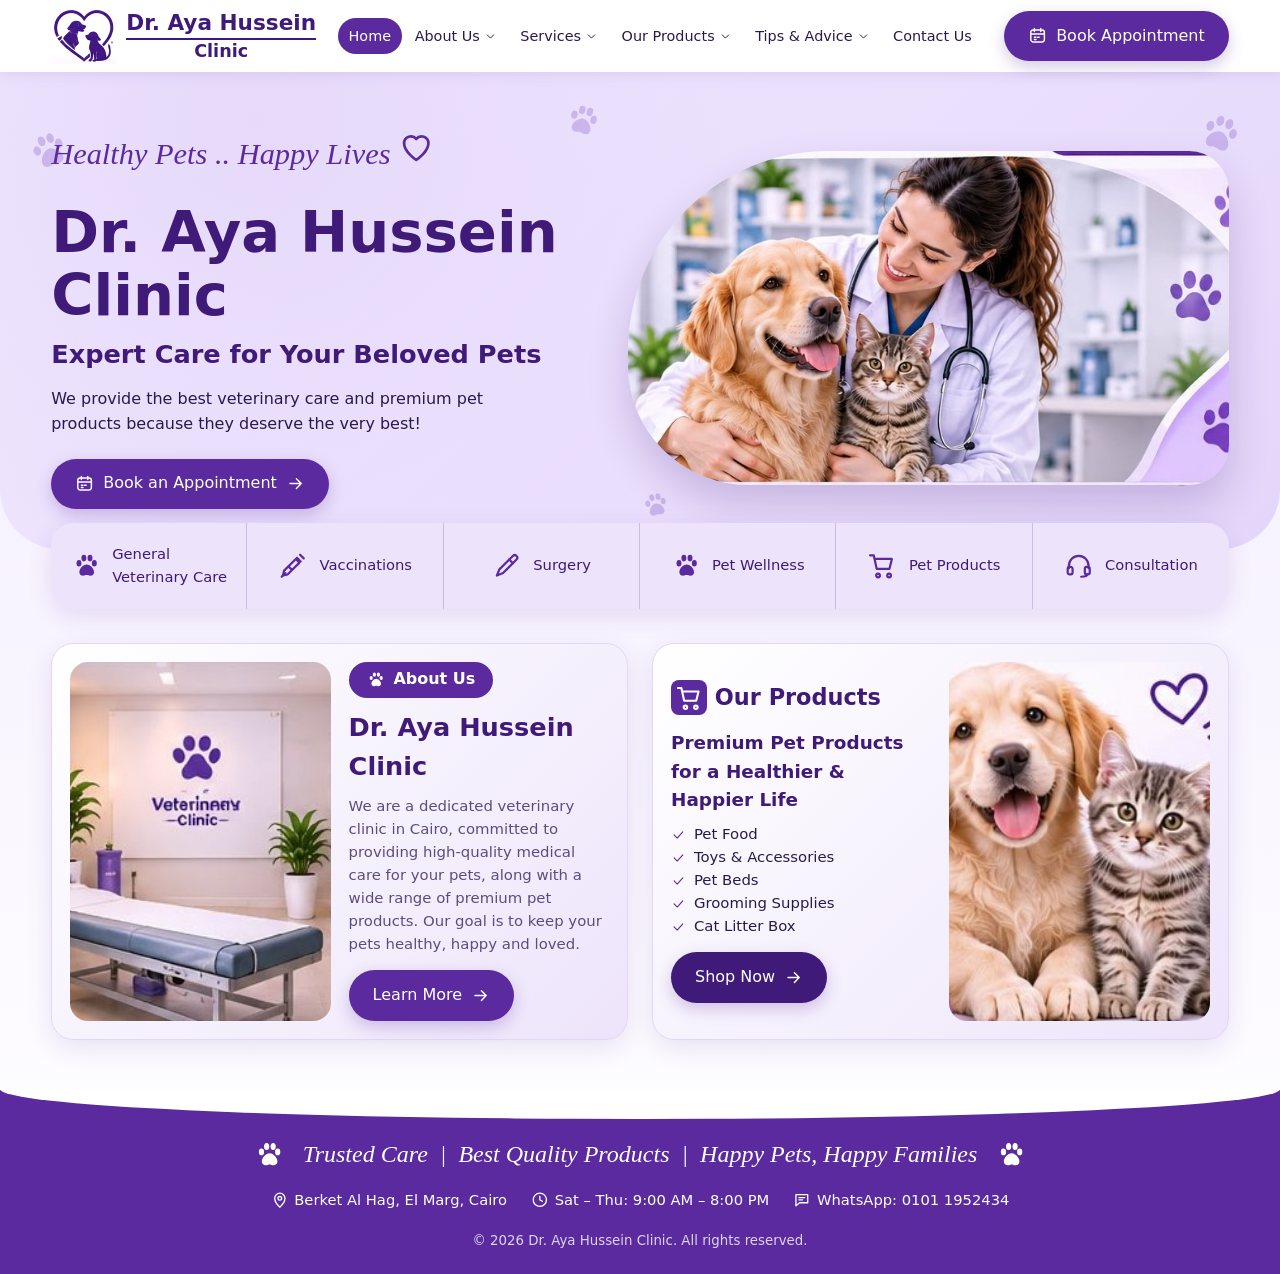
<file: index.html>
<!DOCTYPE html><html lang="en"><head><meta charset="utf-8"><meta name="viewport" content="width=device-width,initial-scale=1"><title>Home | Dr. Aya Hussein Clinic</title><meta name="description" content="Dr. Aya Hussein Clinic: expert veterinary care and premium pet products in Cairo."><link rel="stylesheet" href="css/style.css"></head><body data-page="index">
<header class="hd"><div class="wrap hdin"><a href="index.html" class="brand"><img src="img/logo.png" alt="Dr. Aya Hussein Clinic logo"><span class="bt"><b>Dr. Aya Hussein</b><i>Clinic</i></span></a>
<button class="burger" id="burger" aria-label="Menu" type="button"><span></span><span></span><span></span></button>
<nav class="nav" id="nav"><a href="index.html" class="nl on">Home</a><div class="dd"><a href="about.html" class="nl">About Us<svg class="ic" viewBox="0 0 24 24" fill="none" stroke="currentColor" stroke-width="1.8" stroke-linecap="round" stroke-linejoin="round" aria-hidden="true"><path d="M6 9l6 6 6-6"/></svg></a><div class="ddm"><a href="about.html">About the clinic</a><a href="about.html#mission">Mission & vision</a></div></div><div class="dd"><a href="services.html" class="nl">Services<svg class="ic" viewBox="0 0 24 24" fill="none" stroke="currentColor" stroke-width="1.8" stroke-linecap="round" stroke-linejoin="round" aria-hidden="true"><path d="M6 9l6 6 6-6"/></svg></a><div class="ddm"><a href="services.html#general">General Veterinary Care</a><a href="services.html#vaccinations">Vaccinations</a><a href="services.html#surgery">Surgery</a><a href="services.html#grooming">Pet Grooming</a><a href="services.html#wellness">Pet Wellness</a><a href="services.html#consultation">Medical Consultation</a></div></div><div class="dd"><a href="products.html" class="nl">Our Products<svg class="ic" viewBox="0 0 24 24" fill="none" stroke="currentColor" stroke-width="1.8" stroke-linecap="round" stroke-linejoin="round" aria-hidden="true"><path d="M6 9l6 6 6-6"/></svg></a><div class="ddm"><a href="products.html#food">Pet Food</a><a href="products.html#toys">Toys</a><a href="products.html#beds">Pet Beds</a><a href="products.html#grooming">Grooming Supplies</a><a href="products.html#litter">Cat Litter</a></div></div><div class="dd"><a href="tips.html" class="nl">Tips & Advice<svg class="ic" viewBox="0 0 24 24" fill="none" stroke="currentColor" stroke-width="1.8" stroke-linecap="round" stroke-linejoin="round" aria-hidden="true"><path d="M6 9l6 6 6-6"/></svg></a><div class="ddm"><a href="tips.html">All Tips</a><a href="tips.html?c=dogs">Dogs</a><a href="tips.html?c=cats">Cats</a><a href="tips.html?c=nutrition">Nutrition</a></div></div><a href="contact.html" class="nl">Contact Us</a><a href="https://wa.me/201011952434?text=Hello%20Dr.%20Aya%20Hussein%20Clinic%2C%20I%20would%20like%20to%20book%20an%20appointment." target="_blank" rel="noopener" class="btn sm mnbook"><svg class="ic" viewBox="0 0 24 24" fill="none" stroke="currentColor" stroke-width="1.8" stroke-linecap="round" stroke-linejoin="round" aria-hidden="true"><rect x="3.5" y="5" width="17" height="15" rx="3"/><path d="M3.5 10h17M8 3v4M16 3v4"/><path d="M8 14h2M12 14h2M8 17h2" /></svg>Book Appointment</a></nav>
<a href="https://wa.me/201011952434?text=Hello%20Dr.%20Aya%20Hussein%20Clinic%2C%20I%20would%20like%20to%20book%20an%20appointment." target="_blank" rel="noopener" class="btn book"><svg class="ic" viewBox="0 0 24 24" fill="none" stroke="currentColor" stroke-width="1.8" stroke-linecap="round" stroke-linejoin="round" aria-hidden="true"><rect x="3.5" y="5" width="17" height="15" rx="3"/><path d="M3.5 10h17M8 3v4M16 3v4"/><path d="M8 14h2M12 14h2M8 17h2" /></svg>Book Appointment</a></div></header><main><section class="hero"><div class="paws"><span class="pw p0"><svg class="ic" viewBox="0 0 24 24" fill="currentColor" aria-hidden="true"><ellipse cx="6.5" cy="10" rx="2" ry="2.6"/><ellipse cx="10.5" cy="5.8" rx="2" ry="2.7"/><ellipse cx="15.5" cy="5.8" rx="2" ry="2.7"/><ellipse cx="19" cy="10" rx="2" ry="2.6"/><path d="M12.8 11c3 0 6 3.6 6 6.3 0 2-1.6 2.9-3 2.9-1.3 0-2-.6-3-.6s-1.7.6-3 .6c-1.4 0-3-.9-3-2.9 0-2.7 3-6.3 6-6.3z"/></svg></span><span class="pw p1"><svg class="ic" viewBox="0 0 24 24" fill="currentColor" aria-hidden="true"><ellipse cx="6.5" cy="10" rx="2" ry="2.6"/><ellipse cx="10.5" cy="5.8" rx="2" ry="2.7"/><ellipse cx="15.5" cy="5.8" rx="2" ry="2.7"/><ellipse cx="19" cy="10" rx="2" ry="2.6"/><path d="M12.8 11c3 0 6 3.6 6 6.3 0 2-1.6 2.9-3 2.9-1.3 0-2-.6-3-.6s-1.7.6-3 .6c-1.4 0-3-.9-3-2.9 0-2.7 3-6.3 6-6.3z"/></svg></span><span class="pw p2"><svg class="ic" viewBox="0 0 24 24" fill="currentColor" aria-hidden="true"><ellipse cx="6.5" cy="10" rx="2" ry="2.6"/><ellipse cx="10.5" cy="5.8" rx="2" ry="2.7"/><ellipse cx="15.5" cy="5.8" rx="2" ry="2.7"/><ellipse cx="19" cy="10" rx="2" ry="2.6"/><path d="M12.8 11c3 0 6 3.6 6 6.3 0 2-1.6 2.9-3 2.9-1.3 0-2-.6-3-.6s-1.7.6-3 .6c-1.4 0-3-.9-3-2.9 0-2.7 3-6.3 6-6.3z"/></svg></span><span class="pw p3"><svg class="ic" viewBox="0 0 24 24" fill="currentColor" aria-hidden="true"><ellipse cx="6.5" cy="10" rx="2" ry="2.6"/><ellipse cx="10.5" cy="5.8" rx="2" ry="2.7"/><ellipse cx="15.5" cy="5.8" rx="2" ry="2.7"/><ellipse cx="19" cy="10" rx="2" ry="2.6"/><path d="M12.8 11c3 0 6 3.6 6 6.3 0 2-1.6 2.9-3 2.9-1.3 0-2-.6-3-.6s-1.7.6-3 .6c-1.4 0-3-.9-3-2.9 0-2.7 3-6.3 6-6.3z"/></svg></span><span class="pw p4"><svg class="ic" viewBox="0 0 24 24" fill="currentColor" aria-hidden="true"><ellipse cx="6.5" cy="10" rx="2" ry="2.6"/><ellipse cx="10.5" cy="5.8" rx="2" ry="2.7"/><ellipse cx="15.5" cy="5.8" rx="2" ry="2.7"/><ellipse cx="19" cy="10" rx="2" ry="2.6"/><path d="M12.8 11c3 0 6 3.6 6 6.3 0 2-1.6 2.9-3 2.9-1.3 0-2-.6-3-.6s-1.7.6-3 .6c-1.4 0-3-.9-3-2.9 0-2.7 3-6.3 6-6.3z"/></svg></span><span class="pw p5"><svg class="ic" viewBox="0 0 24 24" fill="currentColor" aria-hidden="true"><ellipse cx="6.5" cy="10" rx="2" ry="2.6"/><ellipse cx="10.5" cy="5.8" rx="2" ry="2.7"/><ellipse cx="15.5" cy="5.8" rx="2" ry="2.7"/><ellipse cx="19" cy="10" rx="2" ry="2.6"/><path d="M12.8 11c3 0 6 3.6 6 6.3 0 2-1.6 2.9-3 2.9-1.3 0-2-.6-3-.6s-1.7.6-3 .6c-1.4 0-3-.9-3-2.9 0-2.7 3-6.3 6-6.3z"/></svg></span></div><div class="wrap herogrid"><div class="herotxt">
<p class="script">Healthy Pets .. Happy Lives <svg class="ic" viewBox="0 0 24 24" fill="none" stroke="currentColor" stroke-width="1.8" stroke-linecap="round" stroke-linejoin="round" aria-hidden="true"><path d="M12 21s-8-5.2-8-11a4.5 4.5 0 018-2.8A4.5 4.5 0 0120 10c0 5.8-8 11-8 11z"/></svg></p><h1>Dr. Aya Hussein Clinic</h1><h2>Expert Care for Your Beloved Pets</h2>
<p>We provide the best veterinary care and premium pet products because they deserve the very best!</p>
<a class="btn" target="_blank" rel="noopener" href="https://wa.me/201011952434?text=Hello%20Dr.%20Aya%20Hussein%20Clinic%2C%20I%20would%20like%20to%20book%20an%20appointment."><svg class="ic" viewBox="0 0 24 24" fill="none" stroke="currentColor" stroke-width="1.8" stroke-linecap="round" stroke-linejoin="round" aria-hidden="true"><rect x="3.5" y="5" width="17" height="15" rx="3"/><path d="M3.5 10h17M8 3v4M16 3v4"/><path d="M8 14h2M12 14h2M8 17h2" /></svg>Book an Appointment<svg class="ic" viewBox="0 0 24 24" fill="none" stroke="currentColor" stroke-width="1.8" stroke-linecap="round" stroke-linejoin="round" aria-hidden="true"><path d="M5 12h14M13 6l6 6-6 6"/></svg></a></div>
<div class="heroimg"><img src="img/vet.jpg" alt="Dr. Aya with a golden retriever and a tabby cat"></div></div></section>
<section class="wrap"><div class="strip">
<a href="services.html#general"><svg class="ic" viewBox="0 0 24 24" fill="currentColor" aria-hidden="true"><ellipse cx="6.5" cy="10" rx="2" ry="2.6"/><ellipse cx="10.5" cy="5.8" rx="2" ry="2.7"/><ellipse cx="15.5" cy="5.8" rx="2" ry="2.7"/><ellipse cx="19" cy="10" rx="2" ry="2.6"/><path d="M12.8 11c3 0 6 3.6 6 6.3 0 2-1.6 2.9-3 2.9-1.3 0-2-.6-3-.6s-1.7.6-3 .6c-1.4 0-3-.9-3-2.9 0-2.7 3-6.3 6-6.3z"/></svg><span>General<br>Veterinary Care</span></a><a href="services.html#vaccinations"><svg class="ic" viewBox="0 0 24 24" fill="none" stroke="currentColor" stroke-width="1.8" stroke-linecap="round" stroke-linejoin="round" aria-hidden="true"><path d="M18 3l3 3M15.5 5.5l3 3M4 20l4-1 9.5-9.5-3-3L5 16z"/><path d="M9 13l2 2M3 21l3-3"/></svg><span>Vaccinations</span></a><a href="services.html#surgery"><svg class="ic" viewBox="0 0 24 24" fill="none" stroke="currentColor" stroke-width="1.8" stroke-linecap="round" stroke-linejoin="round" aria-hidden="true"><path d="M4 20l2-5 11-11a2.1 2.1 0 013 3L9 18z"/><path d="M14 7l3 3"/></svg><span>Surgery</span></a><a href="services.html#wellness"><svg class="ic" viewBox="0 0 24 24" fill="currentColor" aria-hidden="true"><ellipse cx="6.5" cy="10" rx="2" ry="2.6"/><ellipse cx="10.5" cy="5.8" rx="2" ry="2.7"/><ellipse cx="15.5" cy="5.8" rx="2" ry="2.7"/><ellipse cx="19" cy="10" rx="2" ry="2.6"/><path d="M12.8 11c3 0 6 3.6 6 6.3 0 2-1.6 2.9-3 2.9-1.3 0-2-.6-3-.6s-1.7.6-3 .6c-1.4 0-3-.9-3-2.9 0-2.7 3-6.3 6-6.3z"/></svg><span>Pet Wellness</span></a><a href="products.html"><svg class="ic" viewBox="0 0 24 24" fill="none" stroke="currentColor" stroke-width="1.8" stroke-linecap="round" stroke-linejoin="round" aria-hidden="true"><circle cx="9" cy="20" r="1.5"/><circle cx="18" cy="20" r="1.5"/><path d="M2.5 3.5h3l2.4 11h10.4l2-8H6.5"/></svg><span>Pet Products</span></a><a href="services.html#consultation"><svg class="ic" viewBox="0 0 24 24" fill="none" stroke="currentColor" stroke-width="1.8" stroke-linecap="round" stroke-linejoin="round" aria-hidden="true"><path d="M4 14v-2a8 8 0 0116 0v2"/><rect x="3" y="13" width="4" height="6" rx="1.5"/><rect x="17" y="13" width="4" height="6" rx="1.5"/><path d="M19 19c0 1.5-2 2-5 2"/></svg><span>Consultation</span></a></div></section>
<section class="wrap duo"><article class="card aboutc"><img src="img/clinic.jpg" alt="Inside the clinic"><div><span class="pill"><svg class="ic" viewBox="0 0 24 24" fill="currentColor" aria-hidden="true"><ellipse cx="6.5" cy="10" rx="2" ry="2.6"/><ellipse cx="10.5" cy="5.8" rx="2" ry="2.7"/><ellipse cx="15.5" cy="5.8" rx="2" ry="2.7"/><ellipse cx="19" cy="10" rx="2" ry="2.6"/><path d="M12.8 11c3 0 6 3.6 6 6.3 0 2-1.6 2.9-3 2.9-1.3 0-2-.6-3-.6s-1.7.6-3 .6c-1.4 0-3-.9-3-2.9 0-2.7 3-6.3 6-6.3z"/></svg>About Us</span><h3>Dr. Aya Hussein Clinic</h3><p>We are a dedicated veterinary clinic in Cairo, committed to providing high-quality medical care for your pets, along with a wide range of premium pet products. Our goal is to keep your pets healthy, happy and loved.</p><a class="btn " href="about.html">Learn More<svg class="ic" viewBox="0 0 24 24" fill="none" stroke="currentColor" stroke-width="1.8" stroke-linecap="round" stroke-linejoin="round" aria-hidden="true"><path d="M5 12h14M13 6l6 6-6 6"/></svg></a></div></article>
<article class="card prodc"><div><span class="ph"><svg class="ic" viewBox="0 0 24 24" fill="none" stroke="currentColor" stroke-width="1.8" stroke-linecap="round" stroke-linejoin="round" aria-hidden="true"><circle cx="9" cy="20" r="1.5"/><circle cx="18" cy="20" r="1.5"/><path d="M2.5 3.5h3l2.4 11h10.4l2-8H6.5"/></svg><b>Our Products</b></span><h4>Premium Pet Products for a Healthier &amp; Happier Life</h4><ul class="ticks"><li><svg class="ic" viewBox="0 0 24 24" fill="none" stroke="currentColor" stroke-width="1.8" stroke-linecap="round" stroke-linejoin="round" aria-hidden="true"><path d="M5 12l5 5 9-10"/></svg>Pet Food</li><li><svg class="ic" viewBox="0 0 24 24" fill="none" stroke="currentColor" stroke-width="1.8" stroke-linecap="round" stroke-linejoin="round" aria-hidden="true"><path d="M5 12l5 5 9-10"/></svg>Toys &amp; Accessories</li><li><svg class="ic" viewBox="0 0 24 24" fill="none" stroke="currentColor" stroke-width="1.8" stroke-linecap="round" stroke-linejoin="round" aria-hidden="true"><path d="M5 12l5 5 9-10"/></svg>Pet Beds</li><li><svg class="ic" viewBox="0 0 24 24" fill="none" stroke="currentColor" stroke-width="1.8" stroke-linecap="round" stroke-linejoin="round" aria-hidden="true"><path d="M5 12l5 5 9-10"/></svg>Grooming Supplies</li><li><svg class="ic" viewBox="0 0 24 24" fill="none" stroke="currentColor" stroke-width="1.8" stroke-linecap="round" stroke-linejoin="round" aria-hidden="true"><path d="M5 12l5 5 9-10"/></svg>Cat Litter Box</li></ul><a class="btn dark" href="products.html">Shop Now<svg class="ic" viewBox="0 0 24 24" fill="none" stroke="currentColor" stroke-width="1.8" stroke-linecap="round" stroke-linejoin="round" aria-hidden="true"><path d="M5 12h14M13 6l6 6-6 6"/></svg></a></div><img src="img/petsA.jpg" alt="Puppy and kitten"></article></section></main><footer class="ft"><div class="wave"></div><div class="wrap ftin"><div class="ftl"><svg class="ic" viewBox="0 0 24 24" fill="currentColor" aria-hidden="true"><ellipse cx="6.5" cy="10" rx="2" ry="2.6"/><ellipse cx="10.5" cy="5.8" rx="2" ry="2.7"/><ellipse cx="15.5" cy="5.8" rx="2" ry="2.7"/><ellipse cx="19" cy="10" rx="2" ry="2.6"/><path d="M12.8 11c3 0 6 3.6 6 6.3 0 2-1.6 2.9-3 2.9-1.3 0-2-.6-3-.6s-1.7.6-3 .6c-1.4 0-3-.9-3-2.9 0-2.7 3-6.3 6-6.3z"/></svg><span>Trusted Care &nbsp;|&nbsp; Best Quality Products &nbsp;|&nbsp; Happy Pets, Happy Families</span><svg class="ic" viewBox="0 0 24 24" fill="currentColor" aria-hidden="true"><ellipse cx="6.5" cy="10" rx="2" ry="2.6"/><ellipse cx="10.5" cy="5.8" rx="2" ry="2.7"/><ellipse cx="15.5" cy="5.8" rx="2" ry="2.7"/><ellipse cx="19" cy="10" rx="2" ry="2.6"/><path d="M12.8 11c3 0 6 3.6 6 6.3 0 2-1.6 2.9-3 2.9-1.3 0-2-.6-3-.6s-1.7.6-3 .6c-1.4 0-3-.9-3-2.9 0-2.7 3-6.3 6-6.3z"/></svg></div>
<div class="ftmeta"><a href="https://maps.app.goo.gl/wbgZt5KK9MeuBpnN9?g_st=ic" target="_blank" rel="noopener" class="fa"><svg class="ic" viewBox="0 0 24 24" fill="none" stroke="currentColor" stroke-width="1.8" stroke-linecap="round" stroke-linejoin="round" aria-hidden="true"><path d="M12 22s7-6.2 7-12a7 7 0 10-14 0c0 5.8 7 12 7 12z"/><circle cx="12" cy="10" r="2.5"/></svg> Berket Al Hag, El Marg, Cairo</a><span><svg class="ic" viewBox="0 0 24 24" fill="none" stroke="currentColor" stroke-width="1.8" stroke-linecap="round" stroke-linejoin="round" aria-hidden="true"><circle cx="12" cy="12" r="9"/><path d="M12 7v5l3.5 2"/></svg> Sat – Thu: 9:00 AM – 8:00 PM</span><span><svg class="ic" viewBox="0 0 24 24" fill="none" stroke="currentColor" stroke-width="1.8" stroke-linecap="round" stroke-linejoin="round" aria-hidden="true"><path d="M4 5h16v11H9l-5 4z"/><path d="M8 9h8M8 12h5"/></svg> WhatsApp: 0101 1952434</span></div>
<small>© 2026 Dr. Aya Hussein Clinic. All rights reserved.</small></div></footer><script src="js/main.js"></script></body></html>
</file>
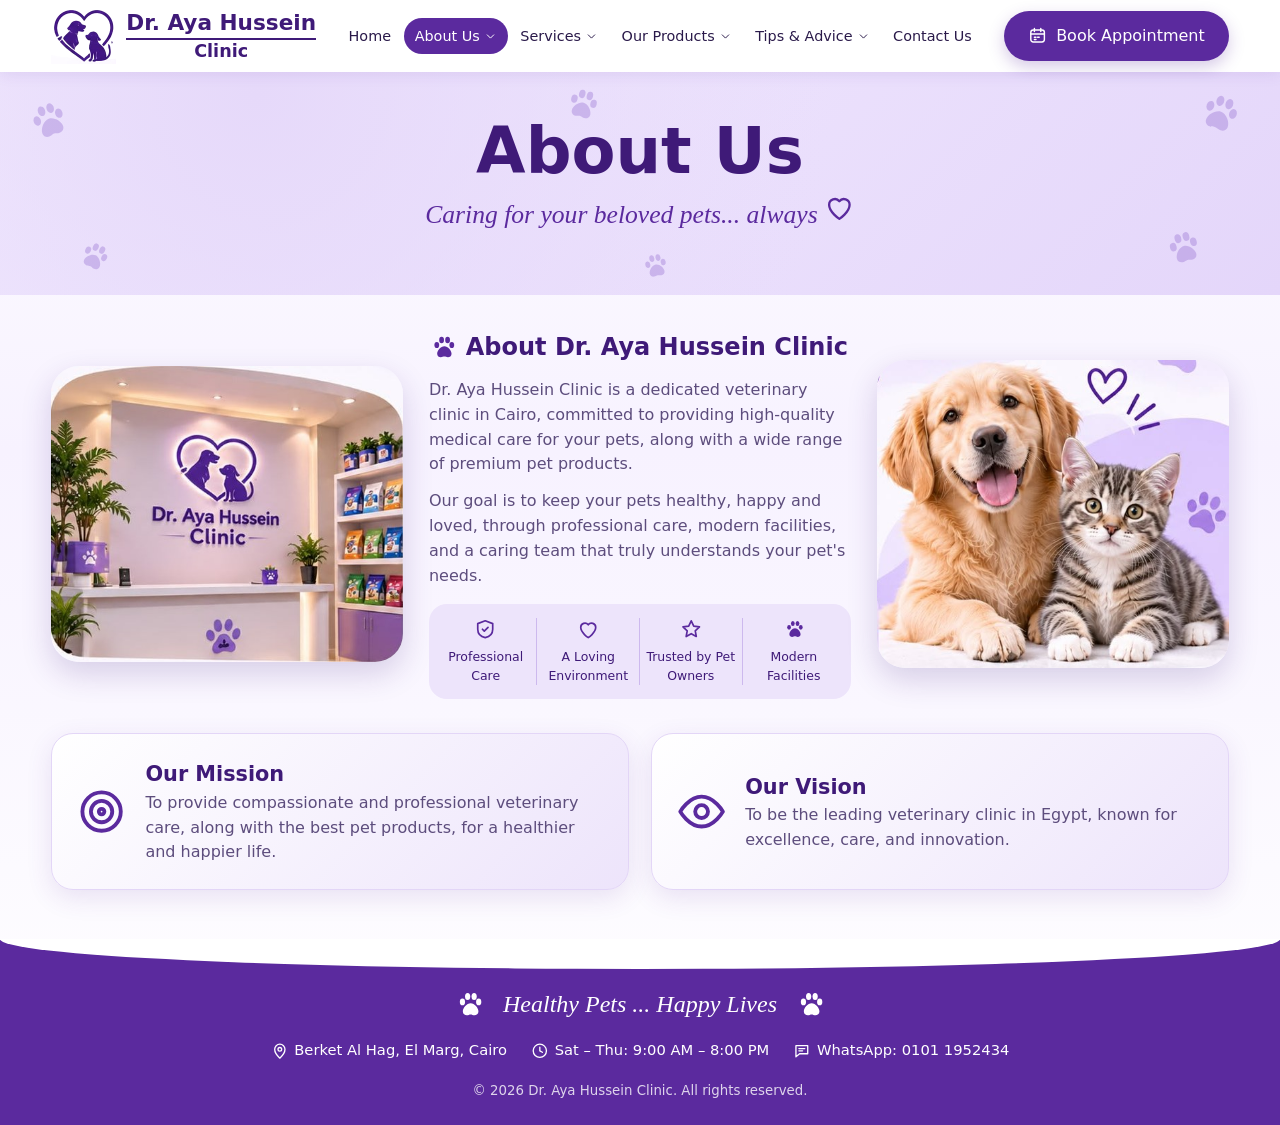
<file: about.html>
<!DOCTYPE html><html lang="en"><head><meta charset="utf-8"><meta name="viewport" content="width=device-width,initial-scale=1"><title>About Us | Dr. Aya Hussein Clinic</title><meta name="description" content="Dr. Aya Hussein Clinic: expert veterinary care and premium pet products in Cairo."><link rel="stylesheet" href="css/style.css"></head><body data-page="about">
<header class="hd"><div class="wrap hdin"><a href="index.html" class="brand"><img src="img/logo.png" alt="Dr. Aya Hussein Clinic logo"><span class="bt"><b>Dr. Aya Hussein</b><i>Clinic</i></span></a>
<button class="burger" id="burger" aria-label="Menu" type="button"><span></span><span></span><span></span></button>
<nav class="nav" id="nav"><a href="index.html" class="nl">Home</a><div class="dd"><a href="about.html" class="nl on">About Us<svg class="ic" viewBox="0 0 24 24" fill="none" stroke="currentColor" stroke-width="1.8" stroke-linecap="round" stroke-linejoin="round" aria-hidden="true"><path d="M6 9l6 6 6-6"/></svg></a><div class="ddm"><a href="about.html">About the clinic</a><a href="about.html#mission">Mission & vision</a></div></div><div class="dd"><a href="services.html" class="nl">Services<svg class="ic" viewBox="0 0 24 24" fill="none" stroke="currentColor" stroke-width="1.8" stroke-linecap="round" stroke-linejoin="round" aria-hidden="true"><path d="M6 9l6 6 6-6"/></svg></a><div class="ddm"><a href="services.html#general">General Veterinary Care</a><a href="services.html#vaccinations">Vaccinations</a><a href="services.html#surgery">Surgery</a><a href="services.html#grooming">Pet Grooming</a><a href="services.html#wellness">Pet Wellness</a><a href="services.html#consultation">Medical Consultation</a></div></div><div class="dd"><a href="products.html" class="nl">Our Products<svg class="ic" viewBox="0 0 24 24" fill="none" stroke="currentColor" stroke-width="1.8" stroke-linecap="round" stroke-linejoin="round" aria-hidden="true"><path d="M6 9l6 6 6-6"/></svg></a><div class="ddm"><a href="products.html#food">Pet Food</a><a href="products.html#toys">Toys</a><a href="products.html#beds">Pet Beds</a><a href="products.html#grooming">Grooming Supplies</a><a href="products.html#litter">Cat Litter</a></div></div><div class="dd"><a href="tips.html" class="nl">Tips & Advice<svg class="ic" viewBox="0 0 24 24" fill="none" stroke="currentColor" stroke-width="1.8" stroke-linecap="round" stroke-linejoin="round" aria-hidden="true"><path d="M6 9l6 6 6-6"/></svg></a><div class="ddm"><a href="tips.html">All Tips</a><a href="tips.html?c=dogs">Dogs</a><a href="tips.html?c=cats">Cats</a><a href="tips.html?c=nutrition">Nutrition</a></div></div><a href="contact.html" class="nl">Contact Us</a><a href="https://wa.me/201011952434?text=Hello%20Dr.%20Aya%20Hussein%20Clinic%2C%20I%20would%20like%20to%20book%20an%20appointment." target="_blank" rel="noopener" class="btn sm mnbook"><svg class="ic" viewBox="0 0 24 24" fill="none" stroke="currentColor" stroke-width="1.8" stroke-linecap="round" stroke-linejoin="round" aria-hidden="true"><rect x="3.5" y="5" width="17" height="15" rx="3"/><path d="M3.5 10h17M8 3v4M16 3v4"/><path d="M8 14h2M12 14h2M8 17h2" /></svg>Book Appointment</a></nav>
<a href="https://wa.me/201011952434?text=Hello%20Dr.%20Aya%20Hussein%20Clinic%2C%20I%20would%20like%20to%20book%20an%20appointment." target="_blank" rel="noopener" class="btn book"><svg class="ic" viewBox="0 0 24 24" fill="none" stroke="currentColor" stroke-width="1.8" stroke-linecap="round" stroke-linejoin="round" aria-hidden="true"><rect x="3.5" y="5" width="17" height="15" rx="3"/><path d="M3.5 10h17M8 3v4M16 3v4"/><path d="M8 14h2M12 14h2M8 17h2" /></svg>Book Appointment</a></div></header><main><section class="pagehero"><div class="paws"><span class="pw p0"><svg class="ic" viewBox="0 0 24 24" fill="currentColor" aria-hidden="true"><ellipse cx="6.5" cy="10" rx="2" ry="2.6"/><ellipse cx="10.5" cy="5.8" rx="2" ry="2.7"/><ellipse cx="15.5" cy="5.8" rx="2" ry="2.7"/><ellipse cx="19" cy="10" rx="2" ry="2.6"/><path d="M12.8 11c3 0 6 3.6 6 6.3 0 2-1.6 2.9-3 2.9-1.3 0-2-.6-3-.6s-1.7.6-3 .6c-1.4 0-3-.9-3-2.9 0-2.7 3-6.3 6-6.3z"/></svg></span><span class="pw p1"><svg class="ic" viewBox="0 0 24 24" fill="currentColor" aria-hidden="true"><ellipse cx="6.5" cy="10" rx="2" ry="2.6"/><ellipse cx="10.5" cy="5.8" rx="2" ry="2.7"/><ellipse cx="15.5" cy="5.8" rx="2" ry="2.7"/><ellipse cx="19" cy="10" rx="2" ry="2.6"/><path d="M12.8 11c3 0 6 3.6 6 6.3 0 2-1.6 2.9-3 2.9-1.3 0-2-.6-3-.6s-1.7.6-3 .6c-1.4 0-3-.9-3-2.9 0-2.7 3-6.3 6-6.3z"/></svg></span><span class="pw p2"><svg class="ic" viewBox="0 0 24 24" fill="currentColor" aria-hidden="true"><ellipse cx="6.5" cy="10" rx="2" ry="2.6"/><ellipse cx="10.5" cy="5.8" rx="2" ry="2.7"/><ellipse cx="15.5" cy="5.8" rx="2" ry="2.7"/><ellipse cx="19" cy="10" rx="2" ry="2.6"/><path d="M12.8 11c3 0 6 3.6 6 6.3 0 2-1.6 2.9-3 2.9-1.3 0-2-.6-3-.6s-1.7.6-3 .6c-1.4 0-3-.9-3-2.9 0-2.7 3-6.3 6-6.3z"/></svg></span><span class="pw p3"><svg class="ic" viewBox="0 0 24 24" fill="currentColor" aria-hidden="true"><ellipse cx="6.5" cy="10" rx="2" ry="2.6"/><ellipse cx="10.5" cy="5.8" rx="2" ry="2.7"/><ellipse cx="15.5" cy="5.8" rx="2" ry="2.7"/><ellipse cx="19" cy="10" rx="2" ry="2.6"/><path d="M12.8 11c3 0 6 3.6 6 6.3 0 2-1.6 2.9-3 2.9-1.3 0-2-.6-3-.6s-1.7.6-3 .6c-1.4 0-3-.9-3-2.9 0-2.7 3-6.3 6-6.3z"/></svg></span><span class="pw p4"><svg class="ic" viewBox="0 0 24 24" fill="currentColor" aria-hidden="true"><ellipse cx="6.5" cy="10" rx="2" ry="2.6"/><ellipse cx="10.5" cy="5.8" rx="2" ry="2.7"/><ellipse cx="15.5" cy="5.8" rx="2" ry="2.7"/><ellipse cx="19" cy="10" rx="2" ry="2.6"/><path d="M12.8 11c3 0 6 3.6 6 6.3 0 2-1.6 2.9-3 2.9-1.3 0-2-.6-3-.6s-1.7.6-3 .6c-1.4 0-3-.9-3-2.9 0-2.7 3-6.3 6-6.3z"/></svg></span><span class="pw p5"><svg class="ic" viewBox="0 0 24 24" fill="currentColor" aria-hidden="true"><ellipse cx="6.5" cy="10" rx="2" ry="2.6"/><ellipse cx="10.5" cy="5.8" rx="2" ry="2.7"/><ellipse cx="15.5" cy="5.8" rx="2" ry="2.7"/><ellipse cx="19" cy="10" rx="2" ry="2.6"/><path d="M12.8 11c3 0 6 3.6 6 6.3 0 2-1.6 2.9-3 2.9-1.3 0-2-.6-3-.6s-1.7.6-3 .6c-1.4 0-3-.9-3-2.9 0-2.7 3-6.3 6-6.3z"/></svg></span></div><div class="wrap"><h1>About Us</h1><p class="script">Caring for your beloved pets... always <svg class="ic" viewBox="0 0 24 24" fill="none" stroke="currentColor" stroke-width="1.8" stroke-linecap="round" stroke-linejoin="round" aria-hidden="true"><path d="M12 21s-8-5.2-8-11a4.5 4.5 0 018-2.8A4.5 4.5 0 0120 10c0 5.8-8 11-8 11z"/></svg></p></div></section>
<section class="wrap abgrid"><img class="rimg" src="img/about-clinic.jpg" alt="Clinic reception"><div class="abtxt"><h3><svg class="ic" viewBox="0 0 24 24" fill="currentColor" aria-hidden="true"><ellipse cx="6.5" cy="10" rx="2" ry="2.6"/><ellipse cx="10.5" cy="5.8" rx="2" ry="2.7"/><ellipse cx="15.5" cy="5.8" rx="2" ry="2.7"/><ellipse cx="19" cy="10" rx="2" ry="2.6"/><path d="M12.8 11c3 0 6 3.6 6 6.3 0 2-1.6 2.9-3 2.9-1.3 0-2-.6-3-.6s-1.7.6-3 .6c-1.4 0-3-.9-3-2.9 0-2.7 3-6.3 6-6.3z"/></svg> About Dr. Aya Hussein Clinic</h3><p>Dr. Aya Hussein Clinic is a dedicated veterinary clinic in Cairo, committed to providing high-quality medical care for your pets, along with a wide range of premium pet products.</p><p>Our goal is to keep your pets healthy, happy and loved, through professional care, modern facilities, and a caring team that truly understands your pet's needs.</p>
<div class="feat"><div><svg class="ic" viewBox="0 0 24 24" fill="none" stroke="currentColor" stroke-width="1.8" stroke-linecap="round" stroke-linejoin="round" aria-hidden="true"><path d="M12 3l8 3v6c0 5-3.5 8-8 9-4.5-1-8-4-8-9V6z"/><path d="M9 12l2 2 4-4"/></svg><span>Professional Care</span></div><div><svg class="ic" viewBox="0 0 24 24" fill="none" stroke="currentColor" stroke-width="1.8" stroke-linecap="round" stroke-linejoin="round" aria-hidden="true"><path d="M12 21s-8-5.2-8-11a4.5 4.5 0 018-2.8A4.5 4.5 0 0120 10c0 5.8-8 11-8 11z"/></svg><span>A Loving Environment</span></div><div><svg class="ic" viewBox="0 0 24 24" fill="none" stroke="currentColor" stroke-width="1.8" stroke-linecap="round" stroke-linejoin="round" aria-hidden="true"><path d="M12 3l2.7 5.6 6.1.8-4.5 4.3 1.1 6.1L12 16.8 6.6 19.8l1.1-6.1L3.2 9.4l6.1-.8z"/></svg><span>Trusted by Pet Owners</span></div><div><svg class="ic" viewBox="0 0 24 24" fill="currentColor" aria-hidden="true"><ellipse cx="6.5" cy="10" rx="2" ry="2.6"/><ellipse cx="10.5" cy="5.8" rx="2" ry="2.7"/><ellipse cx="15.5" cy="5.8" rx="2" ry="2.7"/><ellipse cx="19" cy="10" rx="2" ry="2.6"/><path d="M12.8 11c3 0 6 3.6 6 6.3 0 2-1.6 2.9-3 2.9-1.3 0-2-.6-3-.6s-1.7.6-3 .6c-1.4 0-3-.9-3-2.9 0-2.7 3-6.3 6-6.3z"/></svg><span>Modern Facilities</span></div></div></div><img class="aboutpets" src="img/about-pets.jpg" alt="Dog and kitten"></section>
<section class="wrap mv" id="mission"><article class="card"><svg class="ic" viewBox="0 0 24 24" fill="none" stroke="currentColor" stroke-width="1.8" stroke-linecap="round" stroke-linejoin="round" aria-hidden="true"><circle cx="12" cy="12" r="9"/><circle cx="12" cy="12" r="5"/><circle cx="12" cy="12" r="1.3"/></svg><div><h4>Our Mission</h4><p>To provide compassionate and professional veterinary care, along with the best pet products, for a healthier and happier life.</p></div></article><article class="card"><svg class="ic" viewBox="0 0 24 24" fill="none" stroke="currentColor" stroke-width="1.8" stroke-linecap="round" stroke-linejoin="round" aria-hidden="true"><path d="M2 12s4-7 10-7 10 7 10 7-4 7-10 7S2 12 2 12z"/><circle cx="12" cy="12" r="3"/></svg><div><h4>Our Vision</h4><p>To be the leading veterinary clinic in Egypt, known for excellence, care, and innovation.</p></div></article></section></main><footer class="ft"><div class="wave"></div><div class="wrap ftin"><div class="ftl"><svg class="ic" viewBox="0 0 24 24" fill="currentColor" aria-hidden="true"><ellipse cx="6.5" cy="10" rx="2" ry="2.6"/><ellipse cx="10.5" cy="5.8" rx="2" ry="2.7"/><ellipse cx="15.5" cy="5.8" rx="2" ry="2.7"/><ellipse cx="19" cy="10" rx="2" ry="2.6"/><path d="M12.8 11c3 0 6 3.6 6 6.3 0 2-1.6 2.9-3 2.9-1.3 0-2-.6-3-.6s-1.7.6-3 .6c-1.4 0-3-.9-3-2.9 0-2.7 3-6.3 6-6.3z"/></svg><span>Healthy Pets ... Happy Lives</span><svg class="ic" viewBox="0 0 24 24" fill="currentColor" aria-hidden="true"><ellipse cx="6.5" cy="10" rx="2" ry="2.6"/><ellipse cx="10.5" cy="5.8" rx="2" ry="2.7"/><ellipse cx="15.5" cy="5.8" rx="2" ry="2.7"/><ellipse cx="19" cy="10" rx="2" ry="2.6"/><path d="M12.8 11c3 0 6 3.6 6 6.3 0 2-1.6 2.9-3 2.9-1.3 0-2-.6-3-.6s-1.7.6-3 .6c-1.4 0-3-.9-3-2.9 0-2.7 3-6.3 6-6.3z"/></svg></div>
<div class="ftmeta"><a href="https://maps.app.goo.gl/wbgZt5KK9MeuBpnN9?g_st=ic" target="_blank" rel="noopener" class="fa"><svg class="ic" viewBox="0 0 24 24" fill="none" stroke="currentColor" stroke-width="1.8" stroke-linecap="round" stroke-linejoin="round" aria-hidden="true"><path d="M12 22s7-6.2 7-12a7 7 0 10-14 0c0 5.8 7 12 7 12z"/><circle cx="12" cy="10" r="2.5"/></svg> Berket Al Hag, El Marg, Cairo</a><span><svg class="ic" viewBox="0 0 24 24" fill="none" stroke="currentColor" stroke-width="1.8" stroke-linecap="round" stroke-linejoin="round" aria-hidden="true"><circle cx="12" cy="12" r="9"/><path d="M12 7v5l3.5 2"/></svg> Sat – Thu: 9:00 AM – 8:00 PM</span><span><svg class="ic" viewBox="0 0 24 24" fill="none" stroke="currentColor" stroke-width="1.8" stroke-linecap="round" stroke-linejoin="round" aria-hidden="true"><path d="M4 5h16v11H9l-5 4z"/><path d="M8 9h8M8 12h5"/></svg> WhatsApp: 0101 1952434</span></div>
<small>© 2026 Dr. Aya Hussein Clinic. All rights reserved.</small></div></footer><script src="js/main.js"></script></body></html>
</file>
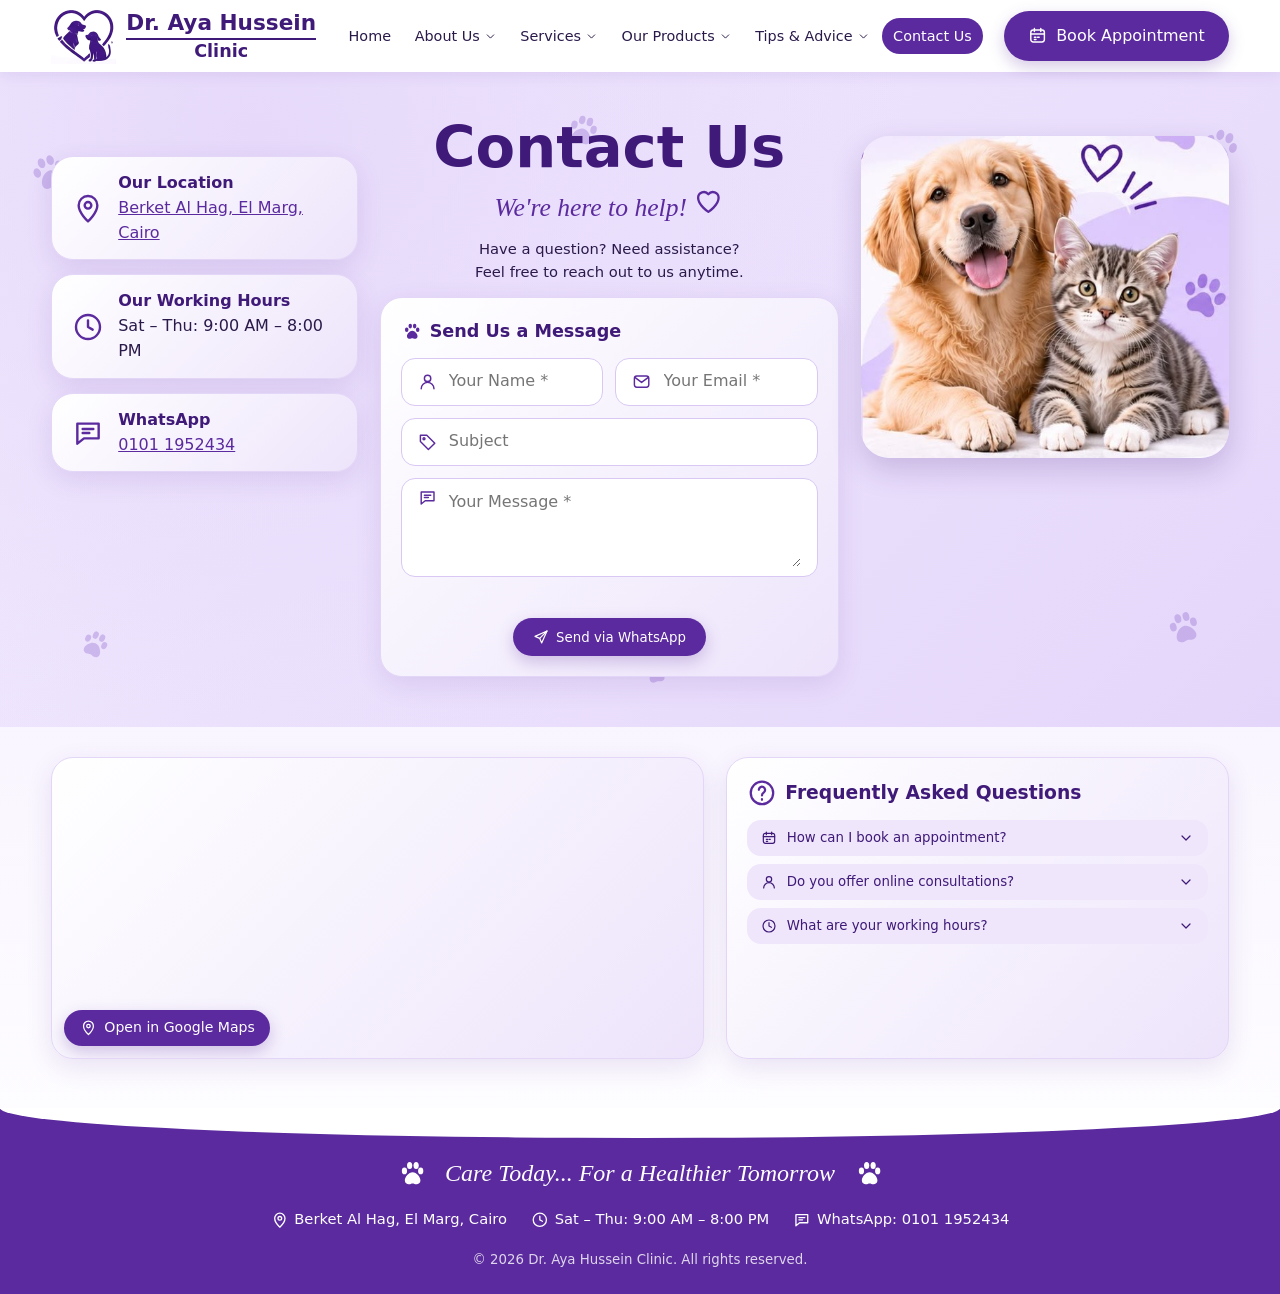
<file: contact.html>
<!DOCTYPE html><html lang="en"><head><meta charset="utf-8"><meta name="viewport" content="width=device-width,initial-scale=1"><title>Contact Us | Dr. Aya Hussein Clinic</title><meta name="description" content="Dr. Aya Hussein Clinic: expert veterinary care and premium pet products in Cairo."><link rel="stylesheet" href="css/style.css"></head><body data-page="contact">
<header class="hd"><div class="wrap hdin"><a href="index.html" class="brand"><img src="img/logo.png" alt="Dr. Aya Hussein Clinic logo"><span class="bt"><b>Dr. Aya Hussein</b><i>Clinic</i></span></a>
<button class="burger" id="burger" aria-label="Menu" type="button"><span></span><span></span><span></span></button>
<nav class="nav" id="nav"><a href="index.html" class="nl">Home</a><div class="dd"><a href="about.html" class="nl">About Us<svg class="ic" viewBox="0 0 24 24" fill="none" stroke="currentColor" stroke-width="1.8" stroke-linecap="round" stroke-linejoin="round" aria-hidden="true"><path d="M6 9l6 6 6-6"/></svg></a><div class="ddm"><a href="about.html">About the clinic</a><a href="about.html#mission">Mission & vision</a></div></div><div class="dd"><a href="services.html" class="nl">Services<svg class="ic" viewBox="0 0 24 24" fill="none" stroke="currentColor" stroke-width="1.8" stroke-linecap="round" stroke-linejoin="round" aria-hidden="true"><path d="M6 9l6 6 6-6"/></svg></a><div class="ddm"><a href="services.html#general">General Veterinary Care</a><a href="services.html#vaccinations">Vaccinations</a><a href="services.html#surgery">Surgery</a><a href="services.html#grooming">Pet Grooming</a><a href="services.html#wellness">Pet Wellness</a><a href="services.html#consultation">Medical Consultation</a></div></div><div class="dd"><a href="products.html" class="nl">Our Products<svg class="ic" viewBox="0 0 24 24" fill="none" stroke="currentColor" stroke-width="1.8" stroke-linecap="round" stroke-linejoin="round" aria-hidden="true"><path d="M6 9l6 6 6-6"/></svg></a><div class="ddm"><a href="products.html#food">Pet Food</a><a href="products.html#toys">Toys</a><a href="products.html#beds">Pet Beds</a><a href="products.html#grooming">Grooming Supplies</a><a href="products.html#litter">Cat Litter</a></div></div><div class="dd"><a href="tips.html" class="nl">Tips & Advice<svg class="ic" viewBox="0 0 24 24" fill="none" stroke="currentColor" stroke-width="1.8" stroke-linecap="round" stroke-linejoin="round" aria-hidden="true"><path d="M6 9l6 6 6-6"/></svg></a><div class="ddm"><a href="tips.html">All Tips</a><a href="tips.html?c=dogs">Dogs</a><a href="tips.html?c=cats">Cats</a><a href="tips.html?c=nutrition">Nutrition</a></div></div><a href="contact.html" class="nl on">Contact Us</a><a href="https://wa.me/201011952434?text=Hello%20Dr.%20Aya%20Hussein%20Clinic%2C%20I%20would%20like%20to%20book%20an%20appointment." target="_blank" rel="noopener" class="btn sm mnbook"><svg class="ic" viewBox="0 0 24 24" fill="none" stroke="currentColor" stroke-width="1.8" stroke-linecap="round" stroke-linejoin="round" aria-hidden="true"><rect x="3.5" y="5" width="17" height="15" rx="3"/><path d="M3.5 10h17M8 3v4M16 3v4"/><path d="M8 14h2M12 14h2M8 17h2" /></svg>Book Appointment</a></nav>
<a href="https://wa.me/201011952434?text=Hello%20Dr.%20Aya%20Hussein%20Clinic%2C%20I%20would%20like%20to%20book%20an%20appointment." target="_blank" rel="noopener" class="btn book"><svg class="ic" viewBox="0 0 24 24" fill="none" stroke="currentColor" stroke-width="1.8" stroke-linecap="round" stroke-linejoin="round" aria-hidden="true"><rect x="3.5" y="5" width="17" height="15" rx="3"/><path d="M3.5 10h17M8 3v4M16 3v4"/><path d="M8 14h2M12 14h2M8 17h2" /></svg>Book Appointment</a></div></header><main><section class="pagehero ct"><div class="paws"><span class="pw p0"><svg class="ic" viewBox="0 0 24 24" fill="currentColor" aria-hidden="true"><ellipse cx="6.5" cy="10" rx="2" ry="2.6"/><ellipse cx="10.5" cy="5.8" rx="2" ry="2.7"/><ellipse cx="15.5" cy="5.8" rx="2" ry="2.7"/><ellipse cx="19" cy="10" rx="2" ry="2.6"/><path d="M12.8 11c3 0 6 3.6 6 6.3 0 2-1.6 2.9-3 2.9-1.3 0-2-.6-3-.6s-1.7.6-3 .6c-1.4 0-3-.9-3-2.9 0-2.7 3-6.3 6-6.3z"/></svg></span><span class="pw p1"><svg class="ic" viewBox="0 0 24 24" fill="currentColor" aria-hidden="true"><ellipse cx="6.5" cy="10" rx="2" ry="2.6"/><ellipse cx="10.5" cy="5.8" rx="2" ry="2.7"/><ellipse cx="15.5" cy="5.8" rx="2" ry="2.7"/><ellipse cx="19" cy="10" rx="2" ry="2.6"/><path d="M12.8 11c3 0 6 3.6 6 6.3 0 2-1.6 2.9-3 2.9-1.3 0-2-.6-3-.6s-1.7.6-3 .6c-1.4 0-3-.9-3-2.9 0-2.7 3-6.3 6-6.3z"/></svg></span><span class="pw p2"><svg class="ic" viewBox="0 0 24 24" fill="currentColor" aria-hidden="true"><ellipse cx="6.5" cy="10" rx="2" ry="2.6"/><ellipse cx="10.5" cy="5.8" rx="2" ry="2.7"/><ellipse cx="15.5" cy="5.8" rx="2" ry="2.7"/><ellipse cx="19" cy="10" rx="2" ry="2.6"/><path d="M12.8 11c3 0 6 3.6 6 6.3 0 2-1.6 2.9-3 2.9-1.3 0-2-.6-3-.6s-1.7.6-3 .6c-1.4 0-3-.9-3-2.9 0-2.7 3-6.3 6-6.3z"/></svg></span><span class="pw p3"><svg class="ic" viewBox="0 0 24 24" fill="currentColor" aria-hidden="true"><ellipse cx="6.5" cy="10" rx="2" ry="2.6"/><ellipse cx="10.5" cy="5.8" rx="2" ry="2.7"/><ellipse cx="15.5" cy="5.8" rx="2" ry="2.7"/><ellipse cx="19" cy="10" rx="2" ry="2.6"/><path d="M12.8 11c3 0 6 3.6 6 6.3 0 2-1.6 2.9-3 2.9-1.3 0-2-.6-3-.6s-1.7.6-3 .6c-1.4 0-3-.9-3-2.9 0-2.7 3-6.3 6-6.3z"/></svg></span><span class="pw p4"><svg class="ic" viewBox="0 0 24 24" fill="currentColor" aria-hidden="true"><ellipse cx="6.5" cy="10" rx="2" ry="2.6"/><ellipse cx="10.5" cy="5.8" rx="2" ry="2.7"/><ellipse cx="15.5" cy="5.8" rx="2" ry="2.7"/><ellipse cx="19" cy="10" rx="2" ry="2.6"/><path d="M12.8 11c3 0 6 3.6 6 6.3 0 2-1.6 2.9-3 2.9-1.3 0-2-.6-3-.6s-1.7.6-3 .6c-1.4 0-3-.9-3-2.9 0-2.7 3-6.3 6-6.3z"/></svg></span><span class="pw p5"><svg class="ic" viewBox="0 0 24 24" fill="currentColor" aria-hidden="true"><ellipse cx="6.5" cy="10" rx="2" ry="2.6"/><ellipse cx="10.5" cy="5.8" rx="2" ry="2.7"/><ellipse cx="15.5" cy="5.8" rx="2" ry="2.7"/><ellipse cx="19" cy="10" rx="2" ry="2.6"/><path d="M12.8 11c3 0 6 3.6 6 6.3 0 2-1.6 2.9-3 2.9-1.3 0-2-.6-3-.6s-1.7.6-3 .6c-1.4 0-3-.9-3-2.9 0-2.7 3-6.3 6-6.3z"/></svg></span></div><div class="wrap ctgrid"><div class="ctleft"><div class="info card"><svg class="ic" viewBox="0 0 24 24" fill="none" stroke="currentColor" stroke-width="1.8" stroke-linecap="round" stroke-linejoin="round" aria-hidden="true"><path d="M12 22s7-6.2 7-12a7 7 0 10-14 0c0 5.8 7 12 7 12z"/><circle cx="12" cy="10" r="2.5"/></svg><div><b>Our Location</b><br><a href="https://maps.app.goo.gl/wbgZt5KK9MeuBpnN9?g_st=ic" target="_blank" rel="noopener">Berket Al Hag, El Marg, Cairo</a></div></div><div class="info card"><svg class="ic" viewBox="0 0 24 24" fill="none" stroke="currentColor" stroke-width="1.8" stroke-linecap="round" stroke-linejoin="round" aria-hidden="true"><circle cx="12" cy="12" r="9"/><path d="M12 7v5l3.5 2"/></svg><div><b>Our Working Hours</b><br>Sat – Thu: 9:00 AM – 8:00 PM</div></div><div class="info card"><svg class="ic" viewBox="0 0 24 24" fill="none" stroke="currentColor" stroke-width="1.8" stroke-linecap="round" stroke-linejoin="round" aria-hidden="true"><path d="M4 5h16v11H9l-5 4z"/><path d="M8 9h8M8 12h5"/></svg><div><b>WhatsApp</b><br><a href="https://wa.me/201011952434?text=Hello%20Dr.%20Aya%20Hussein%20Clinic%2C%20I%20would%20like%20to%20book%20an%20appointment." target="_blank" rel="noopener">0101 1952434</a></div></div></div>
<div class="ctmid"><h1>Contact Us</h1><p class="script">We're here to help! <svg class="ic" viewBox="0 0 24 24" fill="none" stroke="currentColor" stroke-width="1.8" stroke-linecap="round" stroke-linejoin="round" aria-hidden="true"><path d="M12 21s-8-5.2-8-11a4.5 4.5 0 018-2.8A4.5 4.5 0 0120 10c0 5.8-8 11-8 11z"/></svg></p><p>Have a question? Need assistance?<br>Feel free to reach out to us anytime.</p>
<form class="card form" id="form" novalidate><h3><svg class="ic" viewBox="0 0 24 24" fill="currentColor" aria-hidden="true"><ellipse cx="6.5" cy="10" rx="2" ry="2.6"/><ellipse cx="10.5" cy="5.8" rx="2" ry="2.7"/><ellipse cx="15.5" cy="5.8" rx="2" ry="2.7"/><ellipse cx="19" cy="10" rx="2" ry="2.6"/><path d="M12.8 11c3 0 6 3.6 6 6.3 0 2-1.6 2.9-3 2.9-1.3 0-2-.6-3-.6s-1.7.6-3 .6c-1.4 0-3-.9-3-2.9 0-2.7 3-6.3 6-6.3z"/></svg> Send Us a Message</h3><div class="two"><label class="fld"><svg class="ic" viewBox="0 0 24 24" fill="none" stroke="currentColor" stroke-width="1.8" stroke-linecap="round" stroke-linejoin="round" aria-hidden="true"><circle cx="12" cy="8" r="4"/><path d="M4 21a8 8 0 0116 0"/></svg><input name="name" id="fname" placeholder="Your Name *" required></label><label class="fld"><svg class="ic" viewBox="0 0 24 24" fill="none" stroke="currentColor" stroke-width="1.8" stroke-linecap="round" stroke-linejoin="round" aria-hidden="true"><rect x="3" y="5" width="18" height="14" rx="3"/><path d="M4 7l8 6 8-6"/></svg><input name="email" id="femail" type="email" placeholder="Your Email *" required></label></div><label class="fld"><svg class="ic" viewBox="0 0 24 24" fill="none" stroke="currentColor" stroke-width="1.8" stroke-linecap="round" stroke-linejoin="round" aria-hidden="true"><path d="M3 12V4h8l10 10-8 8z"/><circle cx="7.5" cy="8.5" r="1.2"/></svg><input name="subject" id="fsub" placeholder="Subject"></label><label class="fld ta"><svg class="ic" viewBox="0 0 24 24" fill="none" stroke="currentColor" stroke-width="1.8" stroke-linecap="round" stroke-linejoin="round" aria-hidden="true"><path d="M4 5h16v11H9l-5 4z"/><path d="M8 9h8M8 12h5"/></svg><textarea name="message" id="fmsg" rows="3" placeholder="Your Message *" required></textarea></label><p class="msg" id="fmsgout" role="status"></p><button class="btn center" type="submit"><svg class="ic" viewBox="0 0 24 24" fill="none" stroke="currentColor" stroke-width="1.8" stroke-linecap="round" stroke-linejoin="round" aria-hidden="true"><path d="M21 3L3 11l7 3 3 7z"/><path d="M10 14l11-11"/></svg>Send via WhatsApp</button></form></div><img class="ctpets" src="img/about-pets.jpg" alt="Dog and kitten"></div></section>
<section class="wrap ctbot"><div class="map card"><iframe title="Map" loading="lazy" src="https://maps.google.com/maps?q=49W6%2BC76%20Berket%20Al%20Hag%2C%20El%20Marg%2C%20Cairo&amp;output=embed"></iframe><a class="mapl btn sm" target="_blank" rel="noopener" href="https://maps.app.goo.gl/wbgZt5KK9MeuBpnN9?g_st=ic"><svg class="ic" viewBox="0 0 24 24" fill="none" stroke="currentColor" stroke-width="1.8" stroke-linecap="round" stroke-linejoin="round" aria-hidden="true"><path d="M12 22s7-6.2 7-12a7 7 0 10-14 0c0 5.8 7 12 7 12z"/><circle cx="12" cy="10" r="2.5"/></svg>Open in Google Maps</a></div><div class="card faqs"><h3><svg class="ic" viewBox="0 0 24 24" fill="none" stroke="currentColor" stroke-width="1.8" stroke-linecap="round" stroke-linejoin="round" aria-hidden="true"><circle cx="12" cy="12" r="9"/><path d="M9.5 9.5a2.5 2.5 0 114 2c-1 .7-1.5 1.2-1.5 2.5M12 17v.5"/></svg> Frequently Asked Questions</h3><div class="faq"><button type="button" class="fqb" aria-expanded="false"><svg class="ic" viewBox="0 0 24 24" fill="none" stroke="currentColor" stroke-width="1.8" stroke-linecap="round" stroke-linejoin="round" aria-hidden="true"><rect x="3.5" y="5" width="17" height="15" rx="3"/><path d="M3.5 10h17M8 3v4M16 3v4"/><path d="M8 14h2M12 14h2M8 17h2" /></svg><span>How can I book an appointment?</span><svg class="ic" viewBox="0 0 24 24" fill="none" stroke="currentColor" stroke-width="1.8" stroke-linecap="round" stroke-linejoin="round" aria-hidden="true"><path d="M6 9l6 6 6-6"/></svg></button><div class="fqa" hidden>Press any "Book Appointment" button or message us on WhatsApp, and we will confirm a time with you.</div></div><div class="faq"><button type="button" class="fqb" aria-expanded="false"><svg class="ic" viewBox="0 0 24 24" fill="none" stroke="currentColor" stroke-width="1.8" stroke-linecap="round" stroke-linejoin="round" aria-hidden="true"><circle cx="12" cy="8" r="4"/><path d="M4 21a8 8 0 0116 0"/></svg><span>Do you offer online consultations?</span><svg class="ic" viewBox="0 0 24 24" fill="none" stroke="currentColor" stroke-width="1.8" stroke-linecap="round" stroke-linejoin="round" aria-hidden="true"><path d="M6 9l6 6 6-6"/></svg></button><div class="fqa" hidden>Yes. Our medical consultation service gives expert advice for your pet. Send us a message to arrange one.</div></div><div class="faq"><button type="button" class="fqb" aria-expanded="false"><svg class="ic" viewBox="0 0 24 24" fill="none" stroke="currentColor" stroke-width="1.8" stroke-linecap="round" stroke-linejoin="round" aria-hidden="true"><circle cx="12" cy="12" r="9"/><path d="M12 7v5l3.5 2"/></svg><span>What are your working hours?</span><svg class="ic" viewBox="0 0 24 24" fill="none" stroke="currentColor" stroke-width="1.8" stroke-linecap="round" stroke-linejoin="round" aria-hidden="true"><path d="M6 9l6 6 6-6"/></svg></button><div class="fqa" hidden>We are open Saturday to Thursday, 9:00 AM to 8:00 PM, and closed on Fridays.</div></div></div></section></main><footer class="ft"><div class="wave"></div><div class="wrap ftin"><div class="ftl"><svg class="ic" viewBox="0 0 24 24" fill="currentColor" aria-hidden="true"><ellipse cx="6.5" cy="10" rx="2" ry="2.6"/><ellipse cx="10.5" cy="5.8" rx="2" ry="2.7"/><ellipse cx="15.5" cy="5.8" rx="2" ry="2.7"/><ellipse cx="19" cy="10" rx="2" ry="2.6"/><path d="M12.8 11c3 0 6 3.6 6 6.3 0 2-1.6 2.9-3 2.9-1.3 0-2-.6-3-.6s-1.7.6-3 .6c-1.4 0-3-.9-3-2.9 0-2.7 3-6.3 6-6.3z"/></svg><span>Care Today... For a Healthier Tomorrow</span><svg class="ic" viewBox="0 0 24 24" fill="currentColor" aria-hidden="true"><ellipse cx="6.5" cy="10" rx="2" ry="2.6"/><ellipse cx="10.5" cy="5.8" rx="2" ry="2.7"/><ellipse cx="15.5" cy="5.8" rx="2" ry="2.7"/><ellipse cx="19" cy="10" rx="2" ry="2.6"/><path d="M12.8 11c3 0 6 3.6 6 6.3 0 2-1.6 2.9-3 2.9-1.3 0-2-.6-3-.6s-1.7.6-3 .6c-1.4 0-3-.9-3-2.9 0-2.7 3-6.3 6-6.3z"/></svg></div>
<div class="ftmeta"><a href="https://maps.app.goo.gl/wbgZt5KK9MeuBpnN9?g_st=ic" target="_blank" rel="noopener" class="fa"><svg class="ic" viewBox="0 0 24 24" fill="none" stroke="currentColor" stroke-width="1.8" stroke-linecap="round" stroke-linejoin="round" aria-hidden="true"><path d="M12 22s7-6.2 7-12a7 7 0 10-14 0c0 5.8 7 12 7 12z"/><circle cx="12" cy="10" r="2.5"/></svg> Berket Al Hag, El Marg, Cairo</a><span><svg class="ic" viewBox="0 0 24 24" fill="none" stroke="currentColor" stroke-width="1.8" stroke-linecap="round" stroke-linejoin="round" aria-hidden="true"><circle cx="12" cy="12" r="9"/><path d="M12 7v5l3.5 2"/></svg> Sat – Thu: 9:00 AM – 8:00 PM</span><span><svg class="ic" viewBox="0 0 24 24" fill="none" stroke="currentColor" stroke-width="1.8" stroke-linecap="round" stroke-linejoin="round" aria-hidden="true"><path d="M4 5h16v11H9l-5 4z"/><path d="M8 9h8M8 12h5"/></svg> WhatsApp: 0101 1952434</span></div>
<small>© 2026 Dr. Aya Hussein Clinic. All rights reserved.</small></div></footer><script src="js/main.js"></script></body></html>
</file>
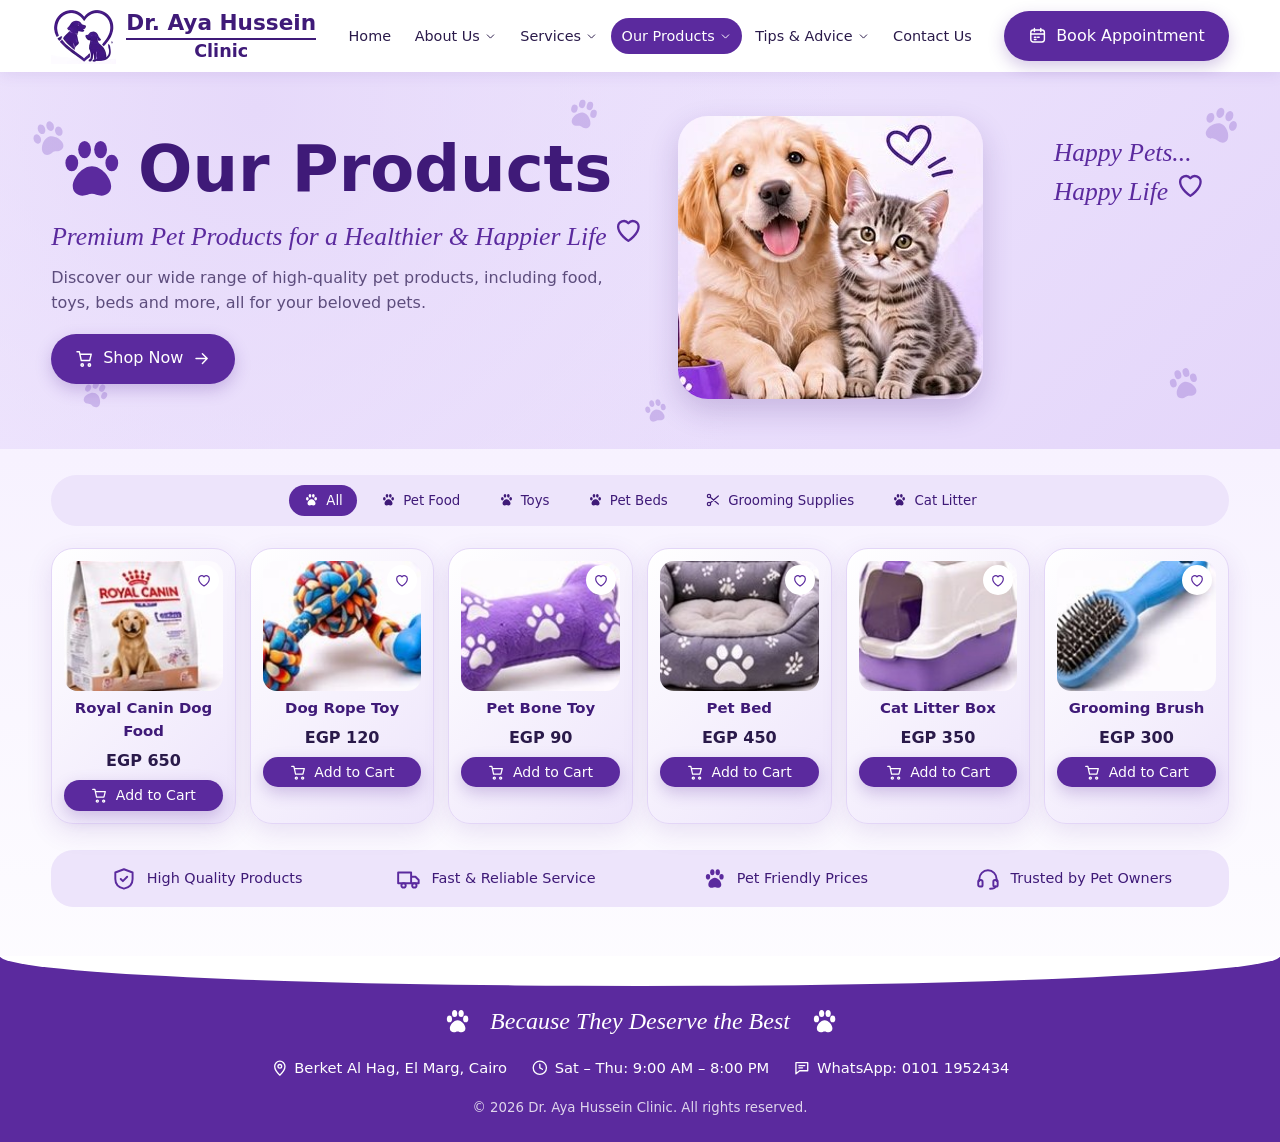
<file: products.html>
<!DOCTYPE html><html lang="en"><head><meta charset="utf-8"><meta name="viewport" content="width=device-width,initial-scale=1"><title>Our Products | Dr. Aya Hussein Clinic</title><meta name="description" content="Dr. Aya Hussein Clinic: expert veterinary care and premium pet products in Cairo."><link rel="stylesheet" href="css/style.css"></head><body data-page="products">
<header class="hd"><div class="wrap hdin"><a href="index.html" class="brand"><img src="img/logo.png" alt="Dr. Aya Hussein Clinic logo"><span class="bt"><b>Dr. Aya Hussein</b><i>Clinic</i></span></a>
<button class="burger" id="burger" aria-label="Menu" type="button"><span></span><span></span><span></span></button>
<nav class="nav" id="nav"><a href="index.html" class="nl">Home</a><div class="dd"><a href="about.html" class="nl">About Us<svg class="ic" viewBox="0 0 24 24" fill="none" stroke="currentColor" stroke-width="1.8" stroke-linecap="round" stroke-linejoin="round" aria-hidden="true"><path d="M6 9l6 6 6-6"/></svg></a><div class="ddm"><a href="about.html">About the clinic</a><a href="about.html#mission">Mission & vision</a></div></div><div class="dd"><a href="services.html" class="nl">Services<svg class="ic" viewBox="0 0 24 24" fill="none" stroke="currentColor" stroke-width="1.8" stroke-linecap="round" stroke-linejoin="round" aria-hidden="true"><path d="M6 9l6 6 6-6"/></svg></a><div class="ddm"><a href="services.html#general">General Veterinary Care</a><a href="services.html#vaccinations">Vaccinations</a><a href="services.html#surgery">Surgery</a><a href="services.html#grooming">Pet Grooming</a><a href="services.html#wellness">Pet Wellness</a><a href="services.html#consultation">Medical Consultation</a></div></div><div class="dd"><a href="products.html" class="nl on">Our Products<svg class="ic" viewBox="0 0 24 24" fill="none" stroke="currentColor" stroke-width="1.8" stroke-linecap="round" stroke-linejoin="round" aria-hidden="true"><path d="M6 9l6 6 6-6"/></svg></a><div class="ddm"><a href="products.html#food">Pet Food</a><a href="products.html#toys">Toys</a><a href="products.html#beds">Pet Beds</a><a href="products.html#grooming">Grooming Supplies</a><a href="products.html#litter">Cat Litter</a></div></div><div class="dd"><a href="tips.html" class="nl">Tips & Advice<svg class="ic" viewBox="0 0 24 24" fill="none" stroke="currentColor" stroke-width="1.8" stroke-linecap="round" stroke-linejoin="round" aria-hidden="true"><path d="M6 9l6 6 6-6"/></svg></a><div class="ddm"><a href="tips.html">All Tips</a><a href="tips.html?c=dogs">Dogs</a><a href="tips.html?c=cats">Cats</a><a href="tips.html?c=nutrition">Nutrition</a></div></div><a href="contact.html" class="nl">Contact Us</a><a href="https://wa.me/201011952434?text=Hello%20Dr.%20Aya%20Hussein%20Clinic%2C%20I%20would%20like%20to%20book%20an%20appointment." target="_blank" rel="noopener" class="btn sm mnbook"><svg class="ic" viewBox="0 0 24 24" fill="none" stroke="currentColor" stroke-width="1.8" stroke-linecap="round" stroke-linejoin="round" aria-hidden="true"><rect x="3.5" y="5" width="17" height="15" rx="3"/><path d="M3.5 10h17M8 3v4M16 3v4"/><path d="M8 14h2M12 14h2M8 17h2" /></svg>Book Appointment</a></nav>
<a href="https://wa.me/201011952434?text=Hello%20Dr.%20Aya%20Hussein%20Clinic%2C%20I%20would%20like%20to%20book%20an%20appointment." target="_blank" rel="noopener" class="btn book"><svg class="ic" viewBox="0 0 24 24" fill="none" stroke="currentColor" stroke-width="1.8" stroke-linecap="round" stroke-linejoin="round" aria-hidden="true"><rect x="3.5" y="5" width="17" height="15" rx="3"/><path d="M3.5 10h17M8 3v4M16 3v4"/><path d="M8 14h2M12 14h2M8 17h2" /></svg>Book Appointment</a></div></header><main><section class="pagehero pr"><div class="paws"><span class="pw p0"><svg class="ic" viewBox="0 0 24 24" fill="currentColor" aria-hidden="true"><ellipse cx="6.5" cy="10" rx="2" ry="2.6"/><ellipse cx="10.5" cy="5.8" rx="2" ry="2.7"/><ellipse cx="15.5" cy="5.8" rx="2" ry="2.7"/><ellipse cx="19" cy="10" rx="2" ry="2.6"/><path d="M12.8 11c3 0 6 3.6 6 6.3 0 2-1.6 2.9-3 2.9-1.3 0-2-.6-3-.6s-1.7.6-3 .6c-1.4 0-3-.9-3-2.9 0-2.7 3-6.3 6-6.3z"/></svg></span><span class="pw p1"><svg class="ic" viewBox="0 0 24 24" fill="currentColor" aria-hidden="true"><ellipse cx="6.5" cy="10" rx="2" ry="2.6"/><ellipse cx="10.5" cy="5.8" rx="2" ry="2.7"/><ellipse cx="15.5" cy="5.8" rx="2" ry="2.7"/><ellipse cx="19" cy="10" rx="2" ry="2.6"/><path d="M12.8 11c3 0 6 3.6 6 6.3 0 2-1.6 2.9-3 2.9-1.3 0-2-.6-3-.6s-1.7.6-3 .6c-1.4 0-3-.9-3-2.9 0-2.7 3-6.3 6-6.3z"/></svg></span><span class="pw p2"><svg class="ic" viewBox="0 0 24 24" fill="currentColor" aria-hidden="true"><ellipse cx="6.5" cy="10" rx="2" ry="2.6"/><ellipse cx="10.5" cy="5.8" rx="2" ry="2.7"/><ellipse cx="15.5" cy="5.8" rx="2" ry="2.7"/><ellipse cx="19" cy="10" rx="2" ry="2.6"/><path d="M12.8 11c3 0 6 3.6 6 6.3 0 2-1.6 2.9-3 2.9-1.3 0-2-.6-3-.6s-1.7.6-3 .6c-1.4 0-3-.9-3-2.9 0-2.7 3-6.3 6-6.3z"/></svg></span><span class="pw p3"><svg class="ic" viewBox="0 0 24 24" fill="currentColor" aria-hidden="true"><ellipse cx="6.5" cy="10" rx="2" ry="2.6"/><ellipse cx="10.5" cy="5.8" rx="2" ry="2.7"/><ellipse cx="15.5" cy="5.8" rx="2" ry="2.7"/><ellipse cx="19" cy="10" rx="2" ry="2.6"/><path d="M12.8 11c3 0 6 3.6 6 6.3 0 2-1.6 2.9-3 2.9-1.3 0-2-.6-3-.6s-1.7.6-3 .6c-1.4 0-3-.9-3-2.9 0-2.7 3-6.3 6-6.3z"/></svg></span><span class="pw p4"><svg class="ic" viewBox="0 0 24 24" fill="currentColor" aria-hidden="true"><ellipse cx="6.5" cy="10" rx="2" ry="2.6"/><ellipse cx="10.5" cy="5.8" rx="2" ry="2.7"/><ellipse cx="15.5" cy="5.8" rx="2" ry="2.7"/><ellipse cx="19" cy="10" rx="2" ry="2.6"/><path d="M12.8 11c3 0 6 3.6 6 6.3 0 2-1.6 2.9-3 2.9-1.3 0-2-.6-3-.6s-1.7.6-3 .6c-1.4 0-3-.9-3-2.9 0-2.7 3-6.3 6-6.3z"/></svg></span><span class="pw p5"><svg class="ic" viewBox="0 0 24 24" fill="currentColor" aria-hidden="true"><ellipse cx="6.5" cy="10" rx="2" ry="2.6"/><ellipse cx="10.5" cy="5.8" rx="2" ry="2.7"/><ellipse cx="15.5" cy="5.8" rx="2" ry="2.7"/><ellipse cx="19" cy="10" rx="2" ry="2.6"/><path d="M12.8 11c3 0 6 3.6 6 6.3 0 2-1.6 2.9-3 2.9-1.3 0-2-.6-3-.6s-1.7.6-3 .6c-1.4 0-3-.9-3-2.9 0-2.7 3-6.3 6-6.3z"/></svg></span></div><div class="wrap prgrid"><div><h1><svg class="ic" viewBox="0 0 24 24" fill="currentColor" aria-hidden="true"><ellipse cx="6.5" cy="10" rx="2" ry="2.6"/><ellipse cx="10.5" cy="5.8" rx="2" ry="2.7"/><ellipse cx="15.5" cy="5.8" rx="2" ry="2.7"/><ellipse cx="19" cy="10" rx="2" ry="2.6"/><path d="M12.8 11c3 0 6 3.6 6 6.3 0 2-1.6 2.9-3 2.9-1.3 0-2-.6-3-.6s-1.7.6-3 .6c-1.4 0-3-.9-3-2.9 0-2.7 3-6.3 6-6.3z"/></svg> Our Products</h1><p class="script">Premium Pet Products for a Healthier &amp; Happier Life <svg class="ic" viewBox="0 0 24 24" fill="none" stroke="currentColor" stroke-width="1.8" stroke-linecap="round" stroke-linejoin="round" aria-hidden="true"><path d="M12 21s-8-5.2-8-11a4.5 4.5 0 018-2.8A4.5 4.5 0 0120 10c0 5.8-8 11-8 11z"/></svg></p><p class="lead">Discover our wide range of high-quality pet products, including food, toys, beds and more, all for your beloved pets.</p><a class="btn" href="#shop"><svg class="ic" viewBox="0 0 24 24" fill="none" stroke="currentColor" stroke-width="1.8" stroke-linecap="round" stroke-linejoin="round" aria-hidden="true"><circle cx="9" cy="20" r="1.5"/><circle cx="18" cy="20" r="1.5"/><path d="M2.5 3.5h3l2.4 11h10.4l2-8H6.5"/></svg>Shop Now<svg class="ic" viewBox="0 0 24 24" fill="none" stroke="currentColor" stroke-width="1.8" stroke-linecap="round" stroke-linejoin="round" aria-hidden="true"><path d="M5 12h14M13 6l6 6-6 6"/></svg></a></div><img src="img/petsA.jpg" alt="Puppy and kitten"><p class="script side">Happy Pets...<br>Happy Life <svg class="ic" viewBox="0 0 24 24" fill="none" stroke="currentColor" stroke-width="1.8" stroke-linecap="round" stroke-linejoin="round" aria-hidden="true"><path d="M12 21s-8-5.2-8-11a4.5 4.5 0 018-2.8A4.5 4.5 0 0120 10c0 5.8-8 11-8 11z"/></svg></p></div></section>
<section class="wrap" id="shop"><div class="cats"><button type="button" class="cat on" data-f="all" id="cat-all"><svg class="ic" viewBox="0 0 24 24" fill="currentColor" aria-hidden="true"><ellipse cx="6.5" cy="10" rx="2" ry="2.6"/><ellipse cx="10.5" cy="5.8" rx="2" ry="2.7"/><ellipse cx="15.5" cy="5.8" rx="2" ry="2.7"/><ellipse cx="19" cy="10" rx="2" ry="2.6"/><path d="M12.8 11c3 0 6 3.6 6 6.3 0 2-1.6 2.9-3 2.9-1.3 0-2-.6-3-.6s-1.7.6-3 .6c-1.4 0-3-.9-3-2.9 0-2.7 3-6.3 6-6.3z"/></svg>All</button><button type="button" class="cat" data-f="food" id="cat-food"><svg class="ic" viewBox="0 0 24 24" fill="currentColor" aria-hidden="true"><ellipse cx="6.5" cy="10" rx="2" ry="2.6"/><ellipse cx="10.5" cy="5.8" rx="2" ry="2.7"/><ellipse cx="15.5" cy="5.8" rx="2" ry="2.7"/><ellipse cx="19" cy="10" rx="2" ry="2.6"/><path d="M12.8 11c3 0 6 3.6 6 6.3 0 2-1.6 2.9-3 2.9-1.3 0-2-.6-3-.6s-1.7.6-3 .6c-1.4 0-3-.9-3-2.9 0-2.7 3-6.3 6-6.3z"/></svg>Pet Food</button><button type="button" class="cat" data-f="toys" id="cat-toys"><svg class="ic" viewBox="0 0 24 24" fill="currentColor" aria-hidden="true"><ellipse cx="6.5" cy="10" rx="2" ry="2.6"/><ellipse cx="10.5" cy="5.8" rx="2" ry="2.7"/><ellipse cx="15.5" cy="5.8" rx="2" ry="2.7"/><ellipse cx="19" cy="10" rx="2" ry="2.6"/><path d="M12.8 11c3 0 6 3.6 6 6.3 0 2-1.6 2.9-3 2.9-1.3 0-2-.6-3-.6s-1.7.6-3 .6c-1.4 0-3-.9-3-2.9 0-2.7 3-6.3 6-6.3z"/></svg>Toys</button><button type="button" class="cat" data-f="beds" id="cat-beds"><svg class="ic" viewBox="0 0 24 24" fill="currentColor" aria-hidden="true"><ellipse cx="6.5" cy="10" rx="2" ry="2.6"/><ellipse cx="10.5" cy="5.8" rx="2" ry="2.7"/><ellipse cx="15.5" cy="5.8" rx="2" ry="2.7"/><ellipse cx="19" cy="10" rx="2" ry="2.6"/><path d="M12.8 11c3 0 6 3.6 6 6.3 0 2-1.6 2.9-3 2.9-1.3 0-2-.6-3-.6s-1.7.6-3 .6c-1.4 0-3-.9-3-2.9 0-2.7 3-6.3 6-6.3z"/></svg>Pet Beds</button><button type="button" class="cat" data-f="grooming" id="cat-grooming"><svg class="ic" viewBox="0 0 24 24" fill="none" stroke="currentColor" stroke-width="1.8" stroke-linecap="round" stroke-linejoin="round" aria-hidden="true"><circle cx="6" cy="6" r="2.5"/><circle cx="6" cy="18" r="2.5"/><path d="M8 8l12 10M8 16L20 6"/></svg>Grooming Supplies</button><button type="button" class="cat" data-f="litter" id="cat-litter"><svg class="ic" viewBox="0 0 24 24" fill="currentColor" aria-hidden="true"><ellipse cx="6.5" cy="10" rx="2" ry="2.6"/><ellipse cx="10.5" cy="5.8" rx="2" ry="2.7"/><ellipse cx="15.5" cy="5.8" rx="2" ry="2.7"/><ellipse cx="19" cy="10" rx="2" ry="2.6"/><path d="M12.8 11c3 0 6 3.6 6 6.3 0 2-1.6 2.9-3 2.9-1.3 0-2-.6-3-.6s-1.7.6-3 .6c-1.4 0-3-.9-3-2.9 0-2.7 3-6.3 6-6.3z"/></svg>Cat Litter</button></div><div class="cartbar" id="cartbar" hidden><svg class="ic" viewBox="0 0 24 24" fill="none" stroke="currentColor" stroke-width="1.8" stroke-linecap="round" stroke-linejoin="round" aria-hidden="true"><circle cx="9" cy="20" r="1.5"/><circle cx="18" cy="20" r="1.5"/><path d="M2.5 3.5h3l2.4 11h10.4l2-8H6.5"/></svg><span id="cartinfo"></span><button type="button" class="btn sm" id="clearcart">Clear</button></div><div class="pgrid" id="pgrid"><article class="prod card" data-cat="food"><button class="fav" type="button" aria-label="Add to favourites"><svg class="ic" viewBox="0 0 24 24" fill="none" stroke="currentColor" stroke-width="1.8" stroke-linecap="round" stroke-linejoin="round" aria-hidden="true"><path d="M12 21s-8-5.2-8-11a4.5 4.5 0 018-2.8A4.5 4.5 0 0120 10c0 5.8-8 11-8 11z"/></svg></button><img src="img/p-food.jpg" alt="Royal Canin Dog Food"><h5>Royal Canin Dog Food</h5><p class="price">EGP 650</p><button class="btn sm add" type="button" data-name="Royal Canin Dog Food" data-price="650"><svg class="ic" viewBox="0 0 24 24" fill="none" stroke="currentColor" stroke-width="1.8" stroke-linecap="round" stroke-linejoin="round" aria-hidden="true"><circle cx="9" cy="20" r="1.5"/><circle cx="18" cy="20" r="1.5"/><path d="M2.5 3.5h3l2.4 11h10.4l2-8H6.5"/></svg>Add to Cart</button></article><article class="prod card" data-cat="toys"><button class="fav" type="button" aria-label="Add to favourites"><svg class="ic" viewBox="0 0 24 24" fill="none" stroke="currentColor" stroke-width="1.8" stroke-linecap="round" stroke-linejoin="round" aria-hidden="true"><path d="M12 21s-8-5.2-8-11a4.5 4.5 0 018-2.8A4.5 4.5 0 0120 10c0 5.8-8 11-8 11z"/></svg></button><img src="img/p-rope.jpg" alt="Dog Rope Toy"><h5>Dog Rope Toy</h5><p class="price">EGP 120</p><button class="btn sm add" type="button" data-name="Dog Rope Toy" data-price="120"><svg class="ic" viewBox="0 0 24 24" fill="none" stroke="currentColor" stroke-width="1.8" stroke-linecap="round" stroke-linejoin="round" aria-hidden="true"><circle cx="9" cy="20" r="1.5"/><circle cx="18" cy="20" r="1.5"/><path d="M2.5 3.5h3l2.4 11h10.4l2-8H6.5"/></svg>Add to Cart</button></article><article class="prod card" data-cat="toys"><button class="fav" type="button" aria-label="Add to favourites"><svg class="ic" viewBox="0 0 24 24" fill="none" stroke="currentColor" stroke-width="1.8" stroke-linecap="round" stroke-linejoin="round" aria-hidden="true"><path d="M12 21s-8-5.2-8-11a4.5 4.5 0 018-2.8A4.5 4.5 0 0120 10c0 5.8-8 11-8 11z"/></svg></button><img src="img/p-bone.jpg" alt="Pet Bone Toy"><h5>Pet Bone Toy</h5><p class="price">EGP 90</p><button class="btn sm add" type="button" data-name="Pet Bone Toy" data-price="90"><svg class="ic" viewBox="0 0 24 24" fill="none" stroke="currentColor" stroke-width="1.8" stroke-linecap="round" stroke-linejoin="round" aria-hidden="true"><circle cx="9" cy="20" r="1.5"/><circle cx="18" cy="20" r="1.5"/><path d="M2.5 3.5h3l2.4 11h10.4l2-8H6.5"/></svg>Add to Cart</button></article><article class="prod card" data-cat="beds"><button class="fav" type="button" aria-label="Add to favourites"><svg class="ic" viewBox="0 0 24 24" fill="none" stroke="currentColor" stroke-width="1.8" stroke-linecap="round" stroke-linejoin="round" aria-hidden="true"><path d="M12 21s-8-5.2-8-11a4.5 4.5 0 018-2.8A4.5 4.5 0 0120 10c0 5.8-8 11-8 11z"/></svg></button><img src="img/p-bed.jpg" alt="Pet Bed"><h5>Pet Bed</h5><p class="price">EGP 450</p><button class="btn sm add" type="button" data-name="Pet Bed" data-price="450"><svg class="ic" viewBox="0 0 24 24" fill="none" stroke="currentColor" stroke-width="1.8" stroke-linecap="round" stroke-linejoin="round" aria-hidden="true"><circle cx="9" cy="20" r="1.5"/><circle cx="18" cy="20" r="1.5"/><path d="M2.5 3.5h3l2.4 11h10.4l2-8H6.5"/></svg>Add to Cart</button></article><article class="prod card" data-cat="litter"><button class="fav" type="button" aria-label="Add to favourites"><svg class="ic" viewBox="0 0 24 24" fill="none" stroke="currentColor" stroke-width="1.8" stroke-linecap="round" stroke-linejoin="round" aria-hidden="true"><path d="M12 21s-8-5.2-8-11a4.5 4.5 0 018-2.8A4.5 4.5 0 0120 10c0 5.8-8 11-8 11z"/></svg></button><img src="img/p-litter.jpg" alt="Cat Litter Box"><h5>Cat Litter Box</h5><p class="price">EGP 350</p><button class="btn sm add" type="button" data-name="Cat Litter Box" data-price="350"><svg class="ic" viewBox="0 0 24 24" fill="none" stroke="currentColor" stroke-width="1.8" stroke-linecap="round" stroke-linejoin="round" aria-hidden="true"><circle cx="9" cy="20" r="1.5"/><circle cx="18" cy="20" r="1.5"/><path d="M2.5 3.5h3l2.4 11h10.4l2-8H6.5"/></svg>Add to Cart</button></article><article class="prod card" data-cat="grooming"><button class="fav" type="button" aria-label="Add to favourites"><svg class="ic" viewBox="0 0 24 24" fill="none" stroke="currentColor" stroke-width="1.8" stroke-linecap="round" stroke-linejoin="round" aria-hidden="true"><path d="M12 21s-8-5.2-8-11a4.5 4.5 0 018-2.8A4.5 4.5 0 0120 10c0 5.8-8 11-8 11z"/></svg></button><img src="img/p-brush.jpg" alt="Grooming Brush"><h5>Grooming Brush</h5><p class="price">EGP 300</p><button class="btn sm add" type="button" data-name="Grooming Brush" data-price="300"><svg class="ic" viewBox="0 0 24 24" fill="none" stroke="currentColor" stroke-width="1.8" stroke-linecap="round" stroke-linejoin="round" aria-hidden="true"><circle cx="9" cy="20" r="1.5"/><circle cx="18" cy="20" r="1.5"/><path d="M2.5 3.5h3l2.4 11h10.4l2-8H6.5"/></svg>Add to Cart</button></article></div>
<div class="trust"><div><svg class="ic" viewBox="0 0 24 24" fill="none" stroke="currentColor" stroke-width="1.8" stroke-linecap="round" stroke-linejoin="round" aria-hidden="true"><path d="M12 3l8 3v6c0 5-3.5 8-8 9-4.5-1-8-4-8-9V6z"/><path d="M9 12l2 2 4-4"/></svg><span>High Quality Products</span></div><div><svg class="ic" viewBox="0 0 24 24" fill="none" stroke="currentColor" stroke-width="1.8" stroke-linecap="round" stroke-linejoin="round" aria-hidden="true"><path d="M2 6h12v10H2zM14 10h4l3 3v3h-7"/><circle cx="7" cy="18" r="2"/><circle cx="17" cy="18" r="2"/></svg><span>Fast &amp; Reliable Service</span></div><div><svg class="ic" viewBox="0 0 24 24" fill="currentColor" aria-hidden="true"><ellipse cx="6.5" cy="10" rx="2" ry="2.6"/><ellipse cx="10.5" cy="5.8" rx="2" ry="2.7"/><ellipse cx="15.5" cy="5.8" rx="2" ry="2.7"/><ellipse cx="19" cy="10" rx="2" ry="2.6"/><path d="M12.8 11c3 0 6 3.6 6 6.3 0 2-1.6 2.9-3 2.9-1.3 0-2-.6-3-.6s-1.7.6-3 .6c-1.4 0-3-.9-3-2.9 0-2.7 3-6.3 6-6.3z"/></svg><span>Pet Friendly Prices</span></div><div><svg class="ic" viewBox="0 0 24 24" fill="none" stroke="currentColor" stroke-width="1.8" stroke-linecap="round" stroke-linejoin="round" aria-hidden="true"><path d="M4 14v-2a8 8 0 0116 0v2"/><rect x="3" y="13" width="4" height="6" rx="1.5"/><rect x="17" y="13" width="4" height="6" rx="1.5"/><path d="M19 19c0 1.5-2 2-5 2"/></svg><span>Trusted by Pet Owners</span></div></div></section></main><footer class="ft"><div class="wave"></div><div class="wrap ftin"><div class="ftl"><svg class="ic" viewBox="0 0 24 24" fill="currentColor" aria-hidden="true"><ellipse cx="6.5" cy="10" rx="2" ry="2.6"/><ellipse cx="10.5" cy="5.8" rx="2" ry="2.7"/><ellipse cx="15.5" cy="5.8" rx="2" ry="2.7"/><ellipse cx="19" cy="10" rx="2" ry="2.6"/><path d="M12.8 11c3 0 6 3.6 6 6.3 0 2-1.6 2.9-3 2.9-1.3 0-2-.6-3-.6s-1.7.6-3 .6c-1.4 0-3-.9-3-2.9 0-2.7 3-6.3 6-6.3z"/></svg><span>Because They Deserve the Best</span><svg class="ic" viewBox="0 0 24 24" fill="currentColor" aria-hidden="true"><ellipse cx="6.5" cy="10" rx="2" ry="2.6"/><ellipse cx="10.5" cy="5.8" rx="2" ry="2.7"/><ellipse cx="15.5" cy="5.8" rx="2" ry="2.7"/><ellipse cx="19" cy="10" rx="2" ry="2.6"/><path d="M12.8 11c3 0 6 3.6 6 6.3 0 2-1.6 2.9-3 2.9-1.3 0-2-.6-3-.6s-1.7.6-3 .6c-1.4 0-3-.9-3-2.9 0-2.7 3-6.3 6-6.3z"/></svg></div>
<div class="ftmeta"><a href="https://maps.app.goo.gl/wbgZt5KK9MeuBpnN9?g_st=ic" target="_blank" rel="noopener" class="fa"><svg class="ic" viewBox="0 0 24 24" fill="none" stroke="currentColor" stroke-width="1.8" stroke-linecap="round" stroke-linejoin="round" aria-hidden="true"><path d="M12 22s7-6.2 7-12a7 7 0 10-14 0c0 5.8 7 12 7 12z"/><circle cx="12" cy="10" r="2.5"/></svg> Berket Al Hag, El Marg, Cairo</a><span><svg class="ic" viewBox="0 0 24 24" fill="none" stroke="currentColor" stroke-width="1.8" stroke-linecap="round" stroke-linejoin="round" aria-hidden="true"><circle cx="12" cy="12" r="9"/><path d="M12 7v5l3.5 2"/></svg> Sat – Thu: 9:00 AM – 8:00 PM</span><span><svg class="ic" viewBox="0 0 24 24" fill="none" stroke="currentColor" stroke-width="1.8" stroke-linecap="round" stroke-linejoin="round" aria-hidden="true"><path d="M4 5h16v11H9l-5 4z"/><path d="M8 9h8M8 12h5"/></svg> WhatsApp: 0101 1952434</span></div>
<small>© 2026 Dr. Aya Hussein Clinic. All rights reserved.</small></div></footer><script src="js/main.js"></script></body></html>
</file>
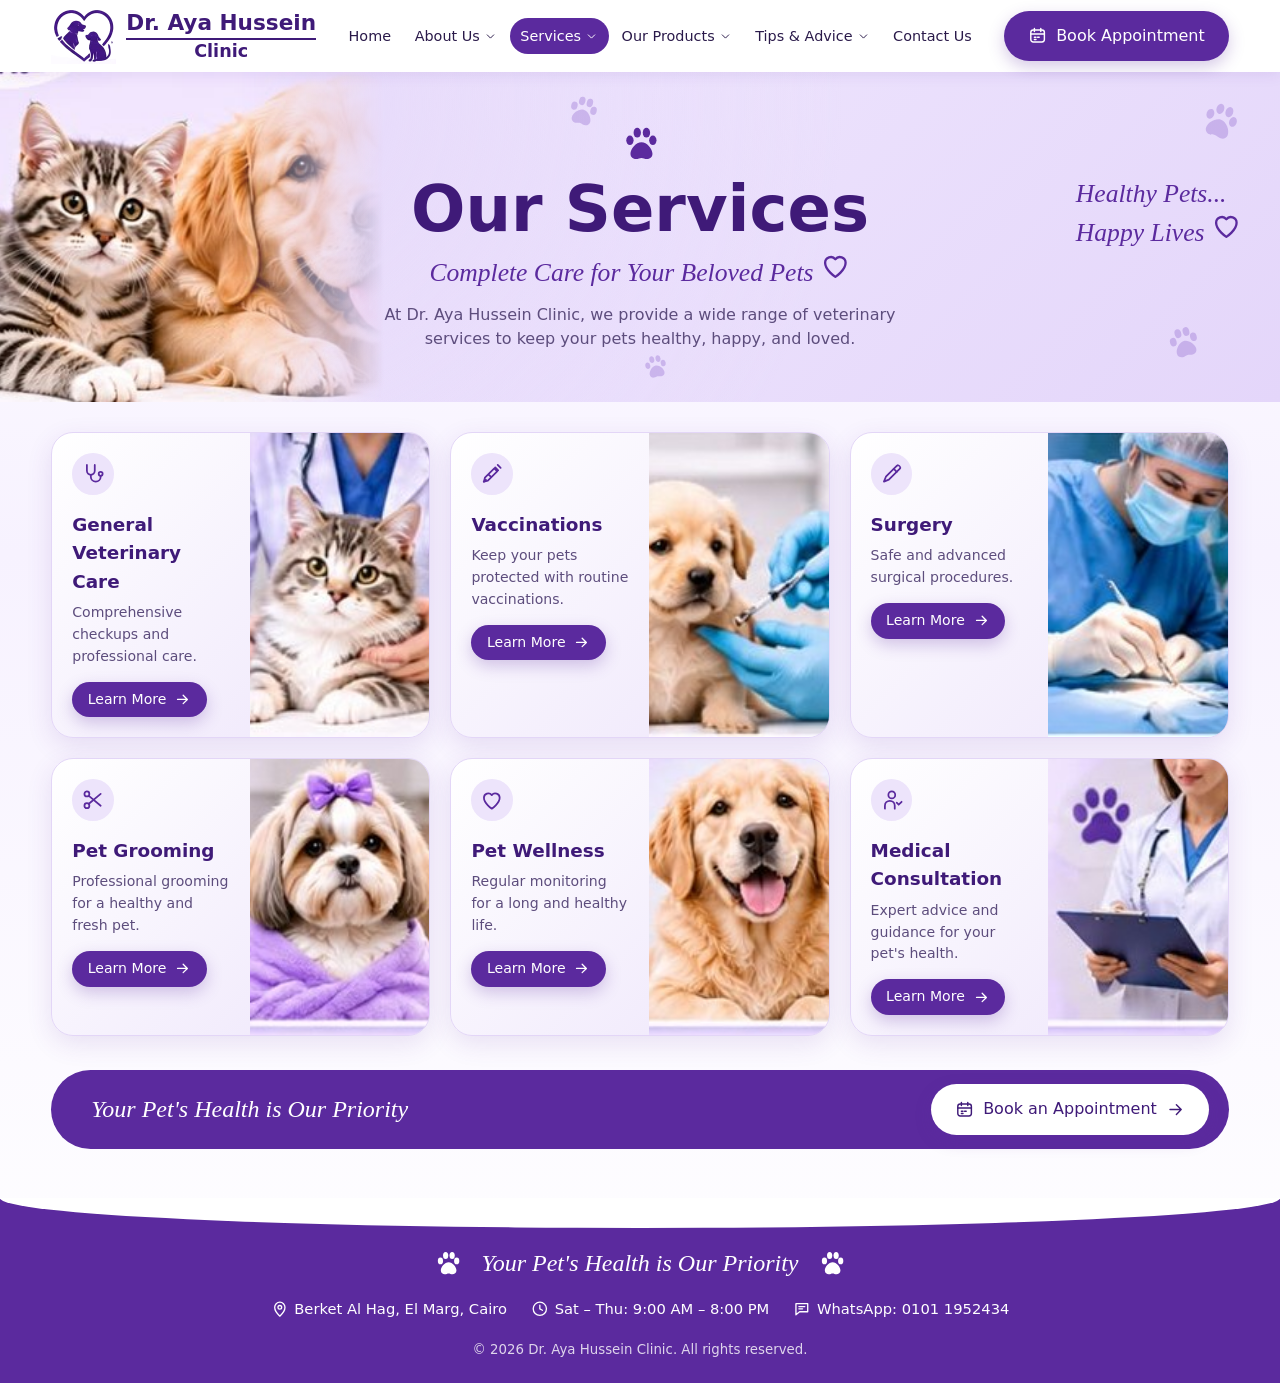
<file: services.html>
<!DOCTYPE html><html lang="en"><head><meta charset="utf-8"><meta name="viewport" content="width=device-width,initial-scale=1"><title>Services | Dr. Aya Hussein Clinic</title><meta name="description" content="Dr. Aya Hussein Clinic: expert veterinary care and premium pet products in Cairo."><link rel="stylesheet" href="css/style.css"></head><body data-page="services">
<header class="hd"><div class="wrap hdin"><a href="index.html" class="brand"><img src="img/logo.png" alt="Dr. Aya Hussein Clinic logo"><span class="bt"><b>Dr. Aya Hussein</b><i>Clinic</i></span></a>
<button class="burger" id="burger" aria-label="Menu" type="button"><span></span><span></span><span></span></button>
<nav class="nav" id="nav"><a href="index.html" class="nl">Home</a><div class="dd"><a href="about.html" class="nl">About Us<svg class="ic" viewBox="0 0 24 24" fill="none" stroke="currentColor" stroke-width="1.8" stroke-linecap="round" stroke-linejoin="round" aria-hidden="true"><path d="M6 9l6 6 6-6"/></svg></a><div class="ddm"><a href="about.html">About the clinic</a><a href="about.html#mission">Mission & vision</a></div></div><div class="dd"><a href="services.html" class="nl on">Services<svg class="ic" viewBox="0 0 24 24" fill="none" stroke="currentColor" stroke-width="1.8" stroke-linecap="round" stroke-linejoin="round" aria-hidden="true"><path d="M6 9l6 6 6-6"/></svg></a><div class="ddm"><a href="services.html#general">General Veterinary Care</a><a href="services.html#vaccinations">Vaccinations</a><a href="services.html#surgery">Surgery</a><a href="services.html#grooming">Pet Grooming</a><a href="services.html#wellness">Pet Wellness</a><a href="services.html#consultation">Medical Consultation</a></div></div><div class="dd"><a href="products.html" class="nl">Our Products<svg class="ic" viewBox="0 0 24 24" fill="none" stroke="currentColor" stroke-width="1.8" stroke-linecap="round" stroke-linejoin="round" aria-hidden="true"><path d="M6 9l6 6 6-6"/></svg></a><div class="ddm"><a href="products.html#food">Pet Food</a><a href="products.html#toys">Toys</a><a href="products.html#beds">Pet Beds</a><a href="products.html#grooming">Grooming Supplies</a><a href="products.html#litter">Cat Litter</a></div></div><div class="dd"><a href="tips.html" class="nl">Tips & Advice<svg class="ic" viewBox="0 0 24 24" fill="none" stroke="currentColor" stroke-width="1.8" stroke-linecap="round" stroke-linejoin="round" aria-hidden="true"><path d="M6 9l6 6 6-6"/></svg></a><div class="ddm"><a href="tips.html">All Tips</a><a href="tips.html?c=dogs">Dogs</a><a href="tips.html?c=cats">Cats</a><a href="tips.html?c=nutrition">Nutrition</a></div></div><a href="contact.html" class="nl">Contact Us</a><a href="https://wa.me/201011952434?text=Hello%20Dr.%20Aya%20Hussein%20Clinic%2C%20I%20would%20like%20to%20book%20an%20appointment." target="_blank" rel="noopener" class="btn sm mnbook"><svg class="ic" viewBox="0 0 24 24" fill="none" stroke="currentColor" stroke-width="1.8" stroke-linecap="round" stroke-linejoin="round" aria-hidden="true"><rect x="3.5" y="5" width="17" height="15" rx="3"/><path d="M3.5 10h17M8 3v4M16 3v4"/><path d="M8 14h2M12 14h2M8 17h2" /></svg>Book Appointment</a></nav>
<a href="https://wa.me/201011952434?text=Hello%20Dr.%20Aya%20Hussein%20Clinic%2C%20I%20would%20like%20to%20book%20an%20appointment." target="_blank" rel="noopener" class="btn book"><svg class="ic" viewBox="0 0 24 24" fill="none" stroke="currentColor" stroke-width="1.8" stroke-linecap="round" stroke-linejoin="round" aria-hidden="true"><rect x="3.5" y="5" width="17" height="15" rx="3"/><path d="M3.5 10h17M8 3v4M16 3v4"/><path d="M8 14h2M12 14h2M8 17h2" /></svg>Book Appointment</a></div></header><main><section class="pagehero sv"><div class="paws"><span class="pw p0"><svg class="ic" viewBox="0 0 24 24" fill="currentColor" aria-hidden="true"><ellipse cx="6.5" cy="10" rx="2" ry="2.6"/><ellipse cx="10.5" cy="5.8" rx="2" ry="2.7"/><ellipse cx="15.5" cy="5.8" rx="2" ry="2.7"/><ellipse cx="19" cy="10" rx="2" ry="2.6"/><path d="M12.8 11c3 0 6 3.6 6 6.3 0 2-1.6 2.9-3 2.9-1.3 0-2-.6-3-.6s-1.7.6-3 .6c-1.4 0-3-.9-3-2.9 0-2.7 3-6.3 6-6.3z"/></svg></span><span class="pw p1"><svg class="ic" viewBox="0 0 24 24" fill="currentColor" aria-hidden="true"><ellipse cx="6.5" cy="10" rx="2" ry="2.6"/><ellipse cx="10.5" cy="5.8" rx="2" ry="2.7"/><ellipse cx="15.5" cy="5.8" rx="2" ry="2.7"/><ellipse cx="19" cy="10" rx="2" ry="2.6"/><path d="M12.8 11c3 0 6 3.6 6 6.3 0 2-1.6 2.9-3 2.9-1.3 0-2-.6-3-.6s-1.7.6-3 .6c-1.4 0-3-.9-3-2.9 0-2.7 3-6.3 6-6.3z"/></svg></span><span class="pw p2"><svg class="ic" viewBox="0 0 24 24" fill="currentColor" aria-hidden="true"><ellipse cx="6.5" cy="10" rx="2" ry="2.6"/><ellipse cx="10.5" cy="5.8" rx="2" ry="2.7"/><ellipse cx="15.5" cy="5.8" rx="2" ry="2.7"/><ellipse cx="19" cy="10" rx="2" ry="2.6"/><path d="M12.8 11c3 0 6 3.6 6 6.3 0 2-1.6 2.9-3 2.9-1.3 0-2-.6-3-.6s-1.7.6-3 .6c-1.4 0-3-.9-3-2.9 0-2.7 3-6.3 6-6.3z"/></svg></span><span class="pw p3"><svg class="ic" viewBox="0 0 24 24" fill="currentColor" aria-hidden="true"><ellipse cx="6.5" cy="10" rx="2" ry="2.6"/><ellipse cx="10.5" cy="5.8" rx="2" ry="2.7"/><ellipse cx="15.5" cy="5.8" rx="2" ry="2.7"/><ellipse cx="19" cy="10" rx="2" ry="2.6"/><path d="M12.8 11c3 0 6 3.6 6 6.3 0 2-1.6 2.9-3 2.9-1.3 0-2-.6-3-.6s-1.7.6-3 .6c-1.4 0-3-.9-3-2.9 0-2.7 3-6.3 6-6.3z"/></svg></span><span class="pw p4"><svg class="ic" viewBox="0 0 24 24" fill="currentColor" aria-hidden="true"><ellipse cx="6.5" cy="10" rx="2" ry="2.6"/><ellipse cx="10.5" cy="5.8" rx="2" ry="2.7"/><ellipse cx="15.5" cy="5.8" rx="2" ry="2.7"/><ellipse cx="19" cy="10" rx="2" ry="2.6"/><path d="M12.8 11c3 0 6 3.6 6 6.3 0 2-1.6 2.9-3 2.9-1.3 0-2-.6-3-.6s-1.7.6-3 .6c-1.4 0-3-.9-3-2.9 0-2.7 3-6.3 6-6.3z"/></svg></span><span class="pw p5"><svg class="ic" viewBox="0 0 24 24" fill="currentColor" aria-hidden="true"><ellipse cx="6.5" cy="10" rx="2" ry="2.6"/><ellipse cx="10.5" cy="5.8" rx="2" ry="2.7"/><ellipse cx="15.5" cy="5.8" rx="2" ry="2.7"/><ellipse cx="19" cy="10" rx="2" ry="2.6"/><path d="M12.8 11c3 0 6 3.6 6 6.3 0 2-1.6 2.9-3 2.9-1.3 0-2-.6-3-.6s-1.7.6-3 .6c-1.4 0-3-.9-3-2.9 0-2.7 3-6.3 6-6.3z"/></svg></span></div><img class="hl" src="img/s-hero.jpg" alt="Kitten and puppy"><div class="wrap"><span class="bigpaw"><svg class="ic" viewBox="0 0 24 24" fill="currentColor" aria-hidden="true"><ellipse cx="6.5" cy="10" rx="2" ry="2.6"/><ellipse cx="10.5" cy="5.8" rx="2" ry="2.7"/><ellipse cx="15.5" cy="5.8" rx="2" ry="2.7"/><ellipse cx="19" cy="10" rx="2" ry="2.6"/><path d="M12.8 11c3 0 6 3.6 6 6.3 0 2-1.6 2.9-3 2.9-1.3 0-2-.6-3-.6s-1.7.6-3 .6c-1.4 0-3-.9-3-2.9 0-2.7 3-6.3 6-6.3z"/></svg></span><h1>Our Services</h1><p class="script">Complete Care for Your Beloved Pets <svg class="ic" viewBox="0 0 24 24" fill="none" stroke="currentColor" stroke-width="1.8" stroke-linecap="round" stroke-linejoin="round" aria-hidden="true"><path d="M12 21s-8-5.2-8-11a4.5 4.5 0 018-2.8A4.5 4.5 0 0120 10c0 5.8-8 11-8 11z"/></svg></p><p class="lead">At Dr. Aya Hussein Clinic, we provide a wide range of veterinary services to keep your pets healthy, happy, and loved.</p></div><p class="script side">Healthy Pets...<br>Happy Lives <svg class="ic" viewBox="0 0 24 24" fill="none" stroke="currentColor" stroke-width="1.8" stroke-linecap="round" stroke-linejoin="round" aria-hidden="true"><path d="M12 21s-8-5.2-8-11a4.5 4.5 0 018-2.8A4.5 4.5 0 0120 10c0 5.8-8 11-8 11z"/></svg></p></section>
<section class="wrap svgrid"><article class="svc card" id="general"><div class="svi"><svg class="ic" viewBox="0 0 24 24" fill="none" stroke="currentColor" stroke-width="1.8" stroke-linecap="round" stroke-linejoin="round" aria-hidden="true"><path d="M6 3v6a4 4 0 008 0V3"/><path d="M10 13v2a5 5 0 0010 0v-1"/><circle cx="20" cy="12" r="2"/></svg><h4>General Veterinary Care</h4><p>Comprehensive checkups and professional care.</p><a class="btn sm" target="_blank" rel="noopener" href="https://wa.me/201011952434?text=Hello%20Dr.%20Aya%20Hussein%20Clinic%2C%20I%20would%20like%20to%20book%20an%20appointment.">Learn More<svg class="ic" viewBox="0 0 24 24" fill="none" stroke="currentColor" stroke-width="1.8" stroke-linecap="round" stroke-linejoin="round" aria-hidden="true"><path d="M5 12h14M13 6l6 6-6 6"/></svg></a></div><img src="img/s-general.jpg" alt="General Veterinary Care"></article><article class="svc card" id="vaccinations"><div class="svi"><svg class="ic" viewBox="0 0 24 24" fill="none" stroke="currentColor" stroke-width="1.8" stroke-linecap="round" stroke-linejoin="round" aria-hidden="true"><path d="M18 3l3 3M15.5 5.5l3 3M4 20l4-1 9.5-9.5-3-3L5 16z"/><path d="M9 13l2 2M3 21l3-3"/></svg><h4>Vaccinations</h4><p>Keep your pets protected with routine vaccinations.</p><a class="btn sm" target="_blank" rel="noopener" href="https://wa.me/201011952434?text=Hello%20Dr.%20Aya%20Hussein%20Clinic%2C%20I%20would%20like%20to%20book%20an%20appointment.">Learn More<svg class="ic" viewBox="0 0 24 24" fill="none" stroke="currentColor" stroke-width="1.8" stroke-linecap="round" stroke-linejoin="round" aria-hidden="true"><path d="M5 12h14M13 6l6 6-6 6"/></svg></a></div><img src="img/s-vacc.jpg" alt="Vaccinations"></article><article class="svc card" id="surgery"><div class="svi"><svg class="ic" viewBox="0 0 24 24" fill="none" stroke="currentColor" stroke-width="1.8" stroke-linecap="round" stroke-linejoin="round" aria-hidden="true"><path d="M4 20l2-5 11-11a2.1 2.1 0 013 3L9 18z"/><path d="M14 7l3 3"/></svg><h4>Surgery</h4><p>Safe and advanced surgical procedures.</p><a class="btn sm" target="_blank" rel="noopener" href="https://wa.me/201011952434?text=Hello%20Dr.%20Aya%20Hussein%20Clinic%2C%20I%20would%20like%20to%20book%20an%20appointment.">Learn More<svg class="ic" viewBox="0 0 24 24" fill="none" stroke="currentColor" stroke-width="1.8" stroke-linecap="round" stroke-linejoin="round" aria-hidden="true"><path d="M5 12h14M13 6l6 6-6 6"/></svg></a></div><img src="img/s-surgery.jpg" alt="Surgery"></article><article class="svc card" id="grooming"><div class="svi"><svg class="ic" viewBox="0 0 24 24" fill="none" stroke="currentColor" stroke-width="1.8" stroke-linecap="round" stroke-linejoin="round" aria-hidden="true"><circle cx="6" cy="6" r="2.5"/><circle cx="6" cy="18" r="2.5"/><path d="M8 8l12 10M8 16L20 6"/></svg><h4>Pet Grooming</h4><p>Professional grooming for a healthy and fresh pet.</p><a class="btn sm" target="_blank" rel="noopener" href="https://wa.me/201011952434?text=Hello%20Dr.%20Aya%20Hussein%20Clinic%2C%20I%20would%20like%20to%20book%20an%20appointment.">Learn More<svg class="ic" viewBox="0 0 24 24" fill="none" stroke="currentColor" stroke-width="1.8" stroke-linecap="round" stroke-linejoin="round" aria-hidden="true"><path d="M5 12h14M13 6l6 6-6 6"/></svg></a></div><img src="img/s-grooming.jpg" alt="Pet Grooming"></article><article class="svc card" id="wellness"><div class="svi"><svg class="ic" viewBox="0 0 24 24" fill="none" stroke="currentColor" stroke-width="1.8" stroke-linecap="round" stroke-linejoin="round" aria-hidden="true"><path d="M12 21s-8-5.2-8-11a4.5 4.5 0 018-2.8A4.5 4.5 0 0120 10c0 5.8-8 11-8 11z"/></svg><h4>Pet Wellness</h4><p>Regular monitoring for a long and healthy life.</p><a class="btn sm" target="_blank" rel="noopener" href="https://wa.me/201011952434?text=Hello%20Dr.%20Aya%20Hussein%20Clinic%2C%20I%20would%20like%20to%20book%20an%20appointment.">Learn More<svg class="ic" viewBox="0 0 24 24" fill="none" stroke="currentColor" stroke-width="1.8" stroke-linecap="round" stroke-linejoin="round" aria-hidden="true"><path d="M5 12h14M13 6l6 6-6 6"/></svg></a></div><img src="img/s-wellness.jpg" alt="Pet Wellness"></article><article class="svc card" id="consultation"><div class="svi"><svg class="ic" viewBox="0 0 24 24" fill="none" stroke="currentColor" stroke-width="1.8" stroke-linecap="round" stroke-linejoin="round" aria-hidden="true"><circle cx="12" cy="7" r="3.5"/><path d="M5 21v-3a5 5 0 0110 0v3M17 15l2 2 3-3"/></svg><h4>Medical Consultation</h4><p>Expert advice and guidance for your pet's health.</p><a class="btn sm" target="_blank" rel="noopener" href="https://wa.me/201011952434?text=Hello%20Dr.%20Aya%20Hussein%20Clinic%2C%20I%20would%20like%20to%20book%20an%20appointment.">Learn More<svg class="ic" viewBox="0 0 24 24" fill="none" stroke="currentColor" stroke-width="1.8" stroke-linecap="round" stroke-linejoin="round" aria-hidden="true"><path d="M5 12h14M13 6l6 6-6 6"/></svg></a></div><img src="img/s-consult.jpg" alt="Medical Consultation"></article></section><section class="wrap"><div class="cta"><span class="script">Your Pet's Health is Our Priority</span><a class="btn light" target="_blank" rel="noopener" href="https://wa.me/201011952434?text=Hello%20Dr.%20Aya%20Hussein%20Clinic%2C%20I%20would%20like%20to%20book%20an%20appointment."><svg class="ic" viewBox="0 0 24 24" fill="none" stroke="currentColor" stroke-width="1.8" stroke-linecap="round" stroke-linejoin="round" aria-hidden="true"><rect x="3.5" y="5" width="17" height="15" rx="3"/><path d="M3.5 10h17M8 3v4M16 3v4"/><path d="M8 14h2M12 14h2M8 17h2" /></svg>Book an Appointment<svg class="ic" viewBox="0 0 24 24" fill="none" stroke="currentColor" stroke-width="1.8" stroke-linecap="round" stroke-linejoin="round" aria-hidden="true"><path d="M5 12h14M13 6l6 6-6 6"/></svg></a></div></section></main><footer class="ft"><div class="wave"></div><div class="wrap ftin"><div class="ftl"><svg class="ic" viewBox="0 0 24 24" fill="currentColor" aria-hidden="true"><ellipse cx="6.5" cy="10" rx="2" ry="2.6"/><ellipse cx="10.5" cy="5.8" rx="2" ry="2.7"/><ellipse cx="15.5" cy="5.8" rx="2" ry="2.7"/><ellipse cx="19" cy="10" rx="2" ry="2.6"/><path d="M12.8 11c3 0 6 3.6 6 6.3 0 2-1.6 2.9-3 2.9-1.3 0-2-.6-3-.6s-1.7.6-3 .6c-1.4 0-3-.9-3-2.9 0-2.7 3-6.3 6-6.3z"/></svg><span>Your Pet's Health is Our Priority</span><svg class="ic" viewBox="0 0 24 24" fill="currentColor" aria-hidden="true"><ellipse cx="6.5" cy="10" rx="2" ry="2.6"/><ellipse cx="10.5" cy="5.8" rx="2" ry="2.7"/><ellipse cx="15.5" cy="5.8" rx="2" ry="2.7"/><ellipse cx="19" cy="10" rx="2" ry="2.6"/><path d="M12.8 11c3 0 6 3.6 6 6.3 0 2-1.6 2.9-3 2.9-1.3 0-2-.6-3-.6s-1.7.6-3 .6c-1.4 0-3-.9-3-2.9 0-2.7 3-6.3 6-6.3z"/></svg></div>
<div class="ftmeta"><a href="https://maps.app.goo.gl/wbgZt5KK9MeuBpnN9?g_st=ic" target="_blank" rel="noopener" class="fa"><svg class="ic" viewBox="0 0 24 24" fill="none" stroke="currentColor" stroke-width="1.8" stroke-linecap="round" stroke-linejoin="round" aria-hidden="true"><path d="M12 22s7-6.2 7-12a7 7 0 10-14 0c0 5.8 7 12 7 12z"/><circle cx="12" cy="10" r="2.5"/></svg> Berket Al Hag, El Marg, Cairo</a><span><svg class="ic" viewBox="0 0 24 24" fill="none" stroke="currentColor" stroke-width="1.8" stroke-linecap="round" stroke-linejoin="round" aria-hidden="true"><circle cx="12" cy="12" r="9"/><path d="M12 7v5l3.5 2"/></svg> Sat – Thu: 9:00 AM – 8:00 PM</span><span><svg class="ic" viewBox="0 0 24 24" fill="none" stroke="currentColor" stroke-width="1.8" stroke-linecap="round" stroke-linejoin="round" aria-hidden="true"><path d="M4 5h16v11H9l-5 4z"/><path d="M8 9h8M8 12h5"/></svg> WhatsApp: 0101 1952434</span></div>
<small>© 2026 Dr. Aya Hussein Clinic. All rights reserved.</small></div></footer><script src="js/main.js"></script></body></html>
</file>
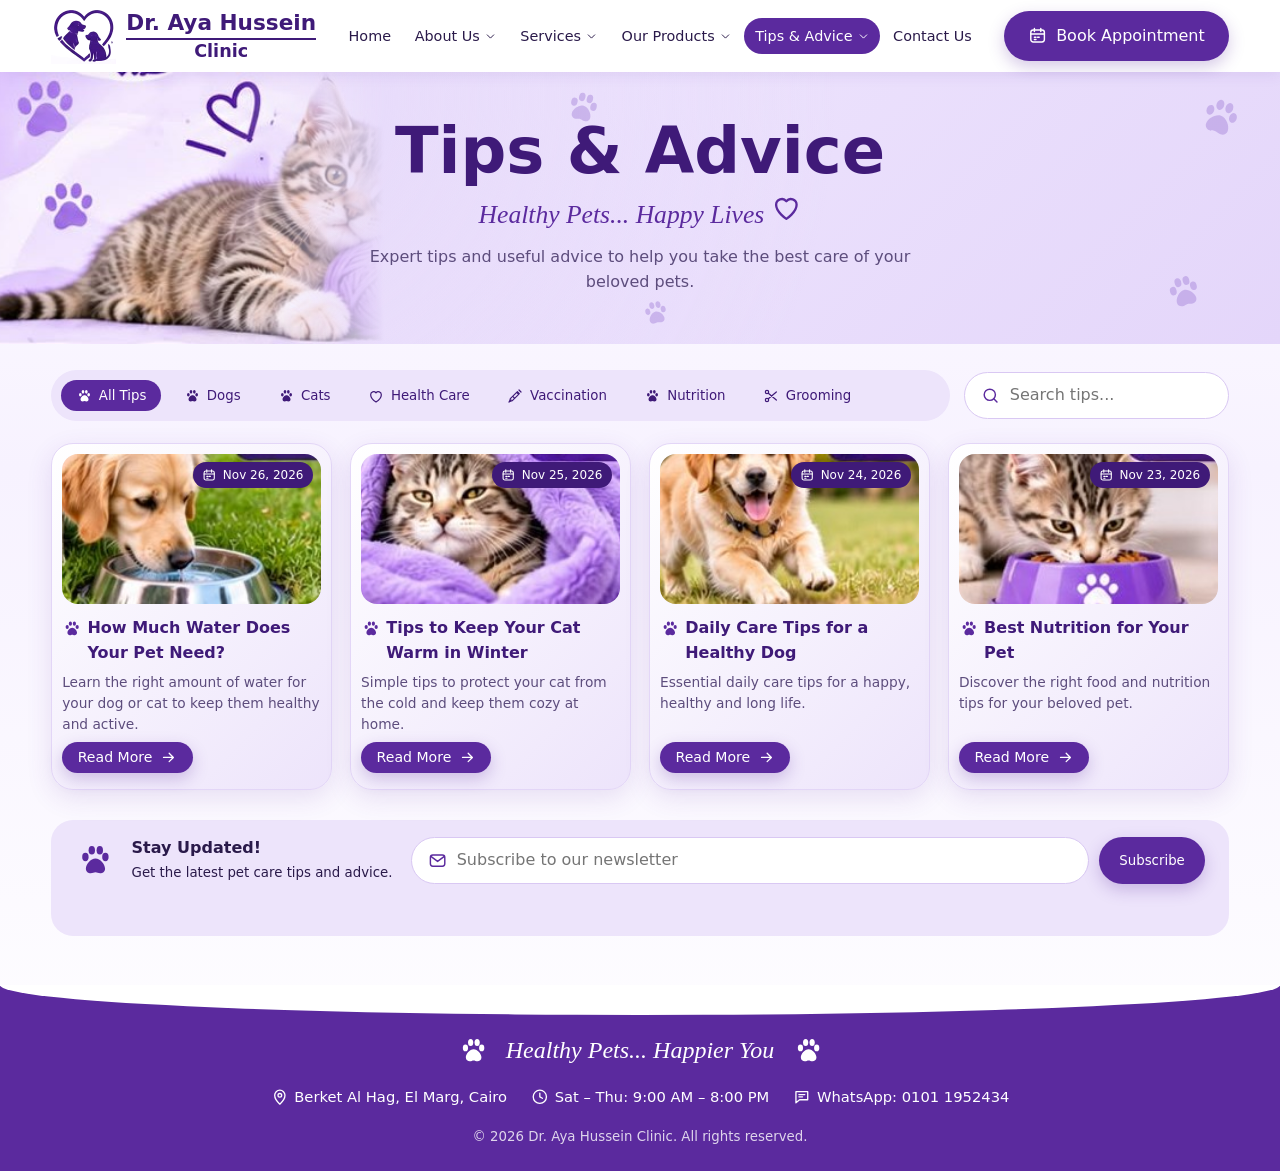
<file: tips.html>
<!DOCTYPE html><html lang="en"><head><meta charset="utf-8"><meta name="viewport" content="width=device-width,initial-scale=1"><title>Tips & Advice | Dr. Aya Hussein Clinic</title><meta name="description" content="Dr. Aya Hussein Clinic: expert veterinary care and premium pet products in Cairo."><link rel="stylesheet" href="css/style.css"></head><body data-page="tips">
<header class="hd"><div class="wrap hdin"><a href="index.html" class="brand"><img src="img/logo.png" alt="Dr. Aya Hussein Clinic logo"><span class="bt"><b>Dr. Aya Hussein</b><i>Clinic</i></span></a>
<button class="burger" id="burger" aria-label="Menu" type="button"><span></span><span></span><span></span></button>
<nav class="nav" id="nav"><a href="index.html" class="nl">Home</a><div class="dd"><a href="about.html" class="nl">About Us<svg class="ic" viewBox="0 0 24 24" fill="none" stroke="currentColor" stroke-width="1.8" stroke-linecap="round" stroke-linejoin="round" aria-hidden="true"><path d="M6 9l6 6 6-6"/></svg></a><div class="ddm"><a href="about.html">About the clinic</a><a href="about.html#mission">Mission & vision</a></div></div><div class="dd"><a href="services.html" class="nl">Services<svg class="ic" viewBox="0 0 24 24" fill="none" stroke="currentColor" stroke-width="1.8" stroke-linecap="round" stroke-linejoin="round" aria-hidden="true"><path d="M6 9l6 6 6-6"/></svg></a><div class="ddm"><a href="services.html#general">General Veterinary Care</a><a href="services.html#vaccinations">Vaccinations</a><a href="services.html#surgery">Surgery</a><a href="services.html#grooming">Pet Grooming</a><a href="services.html#wellness">Pet Wellness</a><a href="services.html#consultation">Medical Consultation</a></div></div><div class="dd"><a href="products.html" class="nl">Our Products<svg class="ic" viewBox="0 0 24 24" fill="none" stroke="currentColor" stroke-width="1.8" stroke-linecap="round" stroke-linejoin="round" aria-hidden="true"><path d="M6 9l6 6 6-6"/></svg></a><div class="ddm"><a href="products.html#food">Pet Food</a><a href="products.html#toys">Toys</a><a href="products.html#beds">Pet Beds</a><a href="products.html#grooming">Grooming Supplies</a><a href="products.html#litter">Cat Litter</a></div></div><div class="dd"><a href="tips.html" class="nl on">Tips & Advice<svg class="ic" viewBox="0 0 24 24" fill="none" stroke="currentColor" stroke-width="1.8" stroke-linecap="round" stroke-linejoin="round" aria-hidden="true"><path d="M6 9l6 6 6-6"/></svg></a><div class="ddm"><a href="tips.html">All Tips</a><a href="tips.html?c=dogs">Dogs</a><a href="tips.html?c=cats">Cats</a><a href="tips.html?c=nutrition">Nutrition</a></div></div><a href="contact.html" class="nl">Contact Us</a><a href="https://wa.me/201011952434?text=Hello%20Dr.%20Aya%20Hussein%20Clinic%2C%20I%20would%20like%20to%20book%20an%20appointment." target="_blank" rel="noopener" class="btn sm mnbook"><svg class="ic" viewBox="0 0 24 24" fill="none" stroke="currentColor" stroke-width="1.8" stroke-linecap="round" stroke-linejoin="round" aria-hidden="true"><rect x="3.5" y="5" width="17" height="15" rx="3"/><path d="M3.5 10h17M8 3v4M16 3v4"/><path d="M8 14h2M12 14h2M8 17h2" /></svg>Book Appointment</a></nav>
<a href="https://wa.me/201011952434?text=Hello%20Dr.%20Aya%20Hussein%20Clinic%2C%20I%20would%20like%20to%20book%20an%20appointment." target="_blank" rel="noopener" class="btn book"><svg class="ic" viewBox="0 0 24 24" fill="none" stroke="currentColor" stroke-width="1.8" stroke-linecap="round" stroke-linejoin="round" aria-hidden="true"><rect x="3.5" y="5" width="17" height="15" rx="3"/><path d="M3.5 10h17M8 3v4M16 3v4"/><path d="M8 14h2M12 14h2M8 17h2" /></svg>Book Appointment</a></div></header><main><section class="pagehero tp"><div class="paws"><span class="pw p0"><svg class="ic" viewBox="0 0 24 24" fill="currentColor" aria-hidden="true"><ellipse cx="6.5" cy="10" rx="2" ry="2.6"/><ellipse cx="10.5" cy="5.8" rx="2" ry="2.7"/><ellipse cx="15.5" cy="5.8" rx="2" ry="2.7"/><ellipse cx="19" cy="10" rx="2" ry="2.6"/><path d="M12.8 11c3 0 6 3.6 6 6.3 0 2-1.6 2.9-3 2.9-1.3 0-2-.6-3-.6s-1.7.6-3 .6c-1.4 0-3-.9-3-2.9 0-2.7 3-6.3 6-6.3z"/></svg></span><span class="pw p1"><svg class="ic" viewBox="0 0 24 24" fill="currentColor" aria-hidden="true"><ellipse cx="6.5" cy="10" rx="2" ry="2.6"/><ellipse cx="10.5" cy="5.8" rx="2" ry="2.7"/><ellipse cx="15.5" cy="5.8" rx="2" ry="2.7"/><ellipse cx="19" cy="10" rx="2" ry="2.6"/><path d="M12.8 11c3 0 6 3.6 6 6.3 0 2-1.6 2.9-3 2.9-1.3 0-2-.6-3-.6s-1.7.6-3 .6c-1.4 0-3-.9-3-2.9 0-2.7 3-6.3 6-6.3z"/></svg></span><span class="pw p2"><svg class="ic" viewBox="0 0 24 24" fill="currentColor" aria-hidden="true"><ellipse cx="6.5" cy="10" rx="2" ry="2.6"/><ellipse cx="10.5" cy="5.8" rx="2" ry="2.7"/><ellipse cx="15.5" cy="5.8" rx="2" ry="2.7"/><ellipse cx="19" cy="10" rx="2" ry="2.6"/><path d="M12.8 11c3 0 6 3.6 6 6.3 0 2-1.6 2.9-3 2.9-1.3 0-2-.6-3-.6s-1.7.6-3 .6c-1.4 0-3-.9-3-2.9 0-2.7 3-6.3 6-6.3z"/></svg></span><span class="pw p3"><svg class="ic" viewBox="0 0 24 24" fill="currentColor" aria-hidden="true"><ellipse cx="6.5" cy="10" rx="2" ry="2.6"/><ellipse cx="10.5" cy="5.8" rx="2" ry="2.7"/><ellipse cx="15.5" cy="5.8" rx="2" ry="2.7"/><ellipse cx="19" cy="10" rx="2" ry="2.6"/><path d="M12.8 11c3 0 6 3.6 6 6.3 0 2-1.6 2.9-3 2.9-1.3 0-2-.6-3-.6s-1.7.6-3 .6c-1.4 0-3-.9-3-2.9 0-2.7 3-6.3 6-6.3z"/></svg></span><span class="pw p4"><svg class="ic" viewBox="0 0 24 24" fill="currentColor" aria-hidden="true"><ellipse cx="6.5" cy="10" rx="2" ry="2.6"/><ellipse cx="10.5" cy="5.8" rx="2" ry="2.7"/><ellipse cx="15.5" cy="5.8" rx="2" ry="2.7"/><ellipse cx="19" cy="10" rx="2" ry="2.6"/><path d="M12.8 11c3 0 6 3.6 6 6.3 0 2-1.6 2.9-3 2.9-1.3 0-2-.6-3-.6s-1.7.6-3 .6c-1.4 0-3-.9-3-2.9 0-2.7 3-6.3 6-6.3z"/></svg></span><span class="pw p5"><svg class="ic" viewBox="0 0 24 24" fill="currentColor" aria-hidden="true"><ellipse cx="6.5" cy="10" rx="2" ry="2.6"/><ellipse cx="10.5" cy="5.8" rx="2" ry="2.7"/><ellipse cx="15.5" cy="5.8" rx="2" ry="2.7"/><ellipse cx="19" cy="10" rx="2" ry="2.6"/><path d="M12.8 11c3 0 6 3.6 6 6.3 0 2-1.6 2.9-3 2.9-1.3 0-2-.6-3-.6s-1.7.6-3 .6c-1.4 0-3-.9-3-2.9 0-2.7 3-6.3 6-6.3z"/></svg></span></div><img class="hl" src="img/t-hero.jpg" alt="Kitten playing with yarn"><div class="wrap"><h1>Tips &amp; Advice</h1><p class="script">Healthy Pets... Happy Lives <svg class="ic" viewBox="0 0 24 24" fill="none" stroke="currentColor" stroke-width="1.8" stroke-linecap="round" stroke-linejoin="round" aria-hidden="true"><path d="M12 21s-8-5.2-8-11a4.5 4.5 0 018-2.8A4.5 4.5 0 0120 10c0 5.8-8 11-8 11z"/></svg></p><p class="lead">Expert tips and useful advice to help you take the best care of your beloved pets.</p></div></section>
<section class="wrap"><div class="tipbar"><div class="cats" id="tcats"><button type="button" class="cat on" data-f="all"><svg class="ic" viewBox="0 0 24 24" fill="currentColor" aria-hidden="true"><ellipse cx="6.5" cy="10" rx="2" ry="2.6"/><ellipse cx="10.5" cy="5.8" rx="2" ry="2.7"/><ellipse cx="15.5" cy="5.8" rx="2" ry="2.7"/><ellipse cx="19" cy="10" rx="2" ry="2.6"/><path d="M12.8 11c3 0 6 3.6 6 6.3 0 2-1.6 2.9-3 2.9-1.3 0-2-.6-3-.6s-1.7.6-3 .6c-1.4 0-3-.9-3-2.9 0-2.7 3-6.3 6-6.3z"/></svg>All Tips</button><button type="button" class="cat" data-f="dogs"><svg class="ic" viewBox="0 0 24 24" fill="currentColor" aria-hidden="true"><ellipse cx="6.5" cy="10" rx="2" ry="2.6"/><ellipse cx="10.5" cy="5.8" rx="2" ry="2.7"/><ellipse cx="15.5" cy="5.8" rx="2" ry="2.7"/><ellipse cx="19" cy="10" rx="2" ry="2.6"/><path d="M12.8 11c3 0 6 3.6 6 6.3 0 2-1.6 2.9-3 2.9-1.3 0-2-.6-3-.6s-1.7.6-3 .6c-1.4 0-3-.9-3-2.9 0-2.7 3-6.3 6-6.3z"/></svg>Dogs</button><button type="button" class="cat" data-f="cats"><svg class="ic" viewBox="0 0 24 24" fill="currentColor" aria-hidden="true"><ellipse cx="6.5" cy="10" rx="2" ry="2.6"/><ellipse cx="10.5" cy="5.8" rx="2" ry="2.7"/><ellipse cx="15.5" cy="5.8" rx="2" ry="2.7"/><ellipse cx="19" cy="10" rx="2" ry="2.6"/><path d="M12.8 11c3 0 6 3.6 6 6.3 0 2-1.6 2.9-3 2.9-1.3 0-2-.6-3-.6s-1.7.6-3 .6c-1.4 0-3-.9-3-2.9 0-2.7 3-6.3 6-6.3z"/></svg>Cats</button><button type="button" class="cat" data-f="health"><svg class="ic" viewBox="0 0 24 24" fill="none" stroke="currentColor" stroke-width="1.8" stroke-linecap="round" stroke-linejoin="round" aria-hidden="true"><path d="M12 21s-8-5.2-8-11a4.5 4.5 0 018-2.8A4.5 4.5 0 0120 10c0 5.8-8 11-8 11z"/></svg>Health Care</button><button type="button" class="cat" data-f="vaccination"><svg class="ic" viewBox="0 0 24 24" fill="none" stroke="currentColor" stroke-width="1.8" stroke-linecap="round" stroke-linejoin="round" aria-hidden="true"><path d="M18 3l3 3M15.5 5.5l3 3M4 20l4-1 9.5-9.5-3-3L5 16z"/><path d="M9 13l2 2M3 21l3-3"/></svg>Vaccination</button><button type="button" class="cat" data-f="nutrition"><svg class="ic" viewBox="0 0 24 24" fill="currentColor" aria-hidden="true"><ellipse cx="6.5" cy="10" rx="2" ry="2.6"/><ellipse cx="10.5" cy="5.8" rx="2" ry="2.7"/><ellipse cx="15.5" cy="5.8" rx="2" ry="2.7"/><ellipse cx="19" cy="10" rx="2" ry="2.6"/><path d="M12.8 11c3 0 6 3.6 6 6.3 0 2-1.6 2.9-3 2.9-1.3 0-2-.6-3-.6s-1.7.6-3 .6c-1.4 0-3-.9-3-2.9 0-2.7 3-6.3 6-6.3z"/></svg>Nutrition</button><button type="button" class="cat" data-f="grooming"><svg class="ic" viewBox="0 0 24 24" fill="none" stroke="currentColor" stroke-width="1.8" stroke-linecap="round" stroke-linejoin="round" aria-hidden="true"><circle cx="6" cy="6" r="2.5"/><circle cx="6" cy="18" r="2.5"/><path d="M8 8l12 10M8 16L20 6"/></svg>Grooming</button></div><label class="srch"><svg class="ic" viewBox="0 0 24 24" fill="none" stroke="currentColor" stroke-width="1.8" stroke-linecap="round" stroke-linejoin="round" aria-hidden="true"><circle cx="11" cy="11" r="7"/><path d="M20 20l-4-4"/></svg><input id="tsearch" type="search" placeholder="Search tips..."></label></div><div class="tgrid" id="tgrid"><article class="tip card" data-cats="dogs health" data-text="how much water does your pet need? learn the right amount of water for your dog or cat to keep them healthy and active."><div class="tpimg"><img src="img/t1.jpg" alt="How Much Water Does Your Pet Need?"></div><span class="date"><svg class="ic" viewBox="0 0 24 24" fill="none" stroke="currentColor" stroke-width="1.8" stroke-linecap="round" stroke-linejoin="round" aria-hidden="true"><rect x="3.5" y="5" width="17" height="15" rx="3"/><path d="M3.5 10h17M8 3v4M16 3v4"/><path d="M8 14h2M12 14h2M8 17h2" /></svg>Nov 26, 2026</span><h4><svg class="ic" viewBox="0 0 24 24" fill="currentColor" aria-hidden="true"><ellipse cx="6.5" cy="10" rx="2" ry="2.6"/><ellipse cx="10.5" cy="5.8" rx="2" ry="2.7"/><ellipse cx="15.5" cy="5.8" rx="2" ry="2.7"/><ellipse cx="19" cy="10" rx="2" ry="2.6"/><path d="M12.8 11c3 0 6 3.6 6 6.3 0 2-1.6 2.9-3 2.9-1.3 0-2-.6-3-.6s-1.7.6-3 .6c-1.4 0-3-.9-3-2.9 0-2.7 3-6.3 6-6.3z"/></svg>How Much Water Does Your Pet Need?</h4><p>Learn the right amount of water for your dog or cat to keep them healthy and active.</p><div class="more" hidden><p>Most dogs need roughly 50 ml of water per kg of body weight each day. Cats need a little less, around 40–50 ml per kg, and more if they eat dry food.</p><p>Keep fresh water in a clean bowl and refill it daily. Several bowls around the house encourage cats to drink.</p><p>Hot weather, exercise and illness raise needs. If your pet suddenly drinks much more or much less than usual, book a checkup.</p></div><button class="btn sm rm" type="button">Read More<svg class="ic" viewBox="0 0 24 24" fill="none" stroke="currentColor" stroke-width="1.8" stroke-linecap="round" stroke-linejoin="round" aria-hidden="true"><path d="M5 12h14M13 6l6 6-6 6"/></svg></button></article><article class="tip card" data-cats="cats health" data-text="tips to keep your cat warm in winter simple tips to protect your cat from the cold and keep them cozy at home."><div class="tpimg"><img src="img/t2.jpg" alt="Tips to Keep Your Cat Warm in Winter"></div><span class="date"><svg class="ic" viewBox="0 0 24 24" fill="none" stroke="currentColor" stroke-width="1.8" stroke-linecap="round" stroke-linejoin="round" aria-hidden="true"><rect x="3.5" y="5" width="17" height="15" rx="3"/><path d="M3.5 10h17M8 3v4M16 3v4"/><path d="M8 14h2M12 14h2M8 17h2" /></svg>Nov 25, 2026</span><h4><svg class="ic" viewBox="0 0 24 24" fill="currentColor" aria-hidden="true"><ellipse cx="6.5" cy="10" rx="2" ry="2.6"/><ellipse cx="10.5" cy="5.8" rx="2" ry="2.7"/><ellipse cx="15.5" cy="5.8" rx="2" ry="2.7"/><ellipse cx="19" cy="10" rx="2" ry="2.6"/><path d="M12.8 11c3 0 6 3.6 6 6.3 0 2-1.6 2.9-3 2.9-1.3 0-2-.6-3-.6s-1.7.6-3 .6c-1.4 0-3-.9-3-2.9 0-2.7 3-6.3 6-6.3z"/></svg>Tips to Keep Your Cat Warm in Winter</h4><p>Simple tips to protect your cat from the cold and keep them cozy at home.</p><div class="more" hidden><p>Give your cat a soft bed or blanket away from drafts and cold floors.</p><p>Keep cats indoors on cold nights, and check under car hoods in the morning if outdoor cats visit.</p><p>Older cats and kittens feel the cold most. Slightly more food in winter helps them keep warm.</p></div><button class="btn sm rm" type="button">Read More<svg class="ic" viewBox="0 0 24 24" fill="none" stroke="currentColor" stroke-width="1.8" stroke-linecap="round" stroke-linejoin="round" aria-hidden="true"><path d="M5 12h14M13 6l6 6-6 6"/></svg></button></article><article class="tip card" data-cats="dogs health" data-text="daily care tips for a healthy dog essential daily care tips for a happy, healthy and long life."><div class="tpimg"><img src="img/t3.jpg" alt="Daily Care Tips for a Healthy Dog"></div><span class="date"><svg class="ic" viewBox="0 0 24 24" fill="none" stroke="currentColor" stroke-width="1.8" stroke-linecap="round" stroke-linejoin="round" aria-hidden="true"><rect x="3.5" y="5" width="17" height="15" rx="3"/><path d="M3.5 10h17M8 3v4M16 3v4"/><path d="M8 14h2M12 14h2M8 17h2" /></svg>Nov 24, 2026</span><h4><svg class="ic" viewBox="0 0 24 24" fill="currentColor" aria-hidden="true"><ellipse cx="6.5" cy="10" rx="2" ry="2.6"/><ellipse cx="10.5" cy="5.8" rx="2" ry="2.7"/><ellipse cx="15.5" cy="5.8" rx="2" ry="2.7"/><ellipse cx="19" cy="10" rx="2" ry="2.6"/><path d="M12.8 11c3 0 6 3.6 6 6.3 0 2-1.6 2.9-3 2.9-1.3 0-2-.6-3-.6s-1.7.6-3 .6c-1.4 0-3-.9-3-2.9 0-2.7 3-6.3 6-6.3z"/></svg>Daily Care Tips for a Healthy Dog</h4><p>Essential daily care tips for a happy, healthy and long life.</p><div class="more" hidden><p>Walk your dog daily and give them time to play and sniff.</p><p>Brush their coat often and check ears, eyes and paws.</p><p>Brush teeth several times a week and keep vaccinations and parasite control on schedule.</p></div><button class="btn sm rm" type="button">Read More<svg class="ic" viewBox="0 0 24 24" fill="none" stroke="currentColor" stroke-width="1.8" stroke-linecap="round" stroke-linejoin="round" aria-hidden="true"><path d="M5 12h14M13 6l6 6-6 6"/></svg></button></article><article class="tip card" data-cats="cats dogs nutrition" data-text="best nutrition for your pet discover the right food and nutrition tips for your beloved pet."><div class="tpimg"><img src="img/t4.jpg" alt="Best Nutrition for Your Pet"></div><span class="date"><svg class="ic" viewBox="0 0 24 24" fill="none" stroke="currentColor" stroke-width="1.8" stroke-linecap="round" stroke-linejoin="round" aria-hidden="true"><rect x="3.5" y="5" width="17" height="15" rx="3"/><path d="M3.5 10h17M8 3v4M16 3v4"/><path d="M8 14h2M12 14h2M8 17h2" /></svg>Nov 23, 2026</span><h4><svg class="ic" viewBox="0 0 24 24" fill="currentColor" aria-hidden="true"><ellipse cx="6.5" cy="10" rx="2" ry="2.6"/><ellipse cx="10.5" cy="5.8" rx="2" ry="2.7"/><ellipse cx="15.5" cy="5.8" rx="2" ry="2.7"/><ellipse cx="19" cy="10" rx="2" ry="2.6"/><path d="M12.8 11c3 0 6 3.6 6 6.3 0 2-1.6 2.9-3 2.9-1.3 0-2-.6-3-.6s-1.7.6-3 .6c-1.4 0-3-.9-3-2.9 0-2.7 3-6.3 6-6.3z"/></svg>Best Nutrition for Your Pet</h4><p>Discover the right food and nutrition tips for your beloved pet.</p><div class="more" hidden><p>Choose a complete food made for your pet's age, size and species. Puppies and kittens need growth formulas.</p><p>Measure portions instead of free feeding to avoid weight gain.</p><p>Change foods slowly over 7–10 days, and ask us before starting a special diet.</p></div><button class="btn sm rm" type="button">Read More<svg class="ic" viewBox="0 0 24 24" fill="none" stroke="currentColor" stroke-width="1.8" stroke-linecap="round" stroke-linejoin="round" aria-hidden="true"><path d="M5 12h14M13 6l6 6-6 6"/></svg></button></article></div><p class="empty" id="tempty" hidden>No tips match your search.</p>
<div class="news"><svg class="ic" viewBox="0 0 24 24" fill="currentColor" aria-hidden="true"><ellipse cx="6.5" cy="10" rx="2" ry="2.6"/><ellipse cx="10.5" cy="5.8" rx="2" ry="2.7"/><ellipse cx="15.5" cy="5.8" rx="2" ry="2.7"/><ellipse cx="19" cy="10" rx="2" ry="2.6"/><path d="M12.8 11c3 0 6 3.6 6 6.3 0 2-1.6 2.9-3 2.9-1.3 0-2-.6-3-.6s-1.7.6-3 .6c-1.4 0-3-.9-3-2.9 0-2.7 3-6.3 6-6.3z"/></svg><div><b>Stay Updated!</b><br><small>Get the latest pet care tips and advice.</small></div><form id="nform" novalidate><label class="srch wide"><svg class="ic" viewBox="0 0 24 24" fill="none" stroke="currentColor" stroke-width="1.8" stroke-linecap="round" stroke-linejoin="round" aria-hidden="true"><rect x="3" y="5" width="18" height="14" rx="3"/><path d="M4 7l8 6 8-6"/></svg><input type="email" id="nemail" placeholder="Subscribe to our newsletter" required></label><button class="btn" type="submit">Subscribe</button></form><p class="msg" id="nmsg" role="status"></p></div></section></main><footer class="ft"><div class="wave"></div><div class="wrap ftin"><div class="ftl"><svg class="ic" viewBox="0 0 24 24" fill="currentColor" aria-hidden="true"><ellipse cx="6.5" cy="10" rx="2" ry="2.6"/><ellipse cx="10.5" cy="5.8" rx="2" ry="2.7"/><ellipse cx="15.5" cy="5.8" rx="2" ry="2.7"/><ellipse cx="19" cy="10" rx="2" ry="2.6"/><path d="M12.8 11c3 0 6 3.6 6 6.3 0 2-1.6 2.9-3 2.9-1.3 0-2-.6-3-.6s-1.7.6-3 .6c-1.4 0-3-.9-3-2.9 0-2.7 3-6.3 6-6.3z"/></svg><span>Healthy Pets... Happier You</span><svg class="ic" viewBox="0 0 24 24" fill="currentColor" aria-hidden="true"><ellipse cx="6.5" cy="10" rx="2" ry="2.6"/><ellipse cx="10.5" cy="5.8" rx="2" ry="2.7"/><ellipse cx="15.5" cy="5.8" rx="2" ry="2.7"/><ellipse cx="19" cy="10" rx="2" ry="2.6"/><path d="M12.8 11c3 0 6 3.6 6 6.3 0 2-1.6 2.9-3 2.9-1.3 0-2-.6-3-.6s-1.7.6-3 .6c-1.4 0-3-.9-3-2.9 0-2.7 3-6.3 6-6.3z"/></svg></div>
<div class="ftmeta"><a href="https://maps.app.goo.gl/wbgZt5KK9MeuBpnN9?g_st=ic" target="_blank" rel="noopener" class="fa"><svg class="ic" viewBox="0 0 24 24" fill="none" stroke="currentColor" stroke-width="1.8" stroke-linecap="round" stroke-linejoin="round" aria-hidden="true"><path d="M12 22s7-6.2 7-12a7 7 0 10-14 0c0 5.8 7 12 7 12z"/><circle cx="12" cy="10" r="2.5"/></svg> Berket Al Hag, El Marg, Cairo</a><span><svg class="ic" viewBox="0 0 24 24" fill="none" stroke="currentColor" stroke-width="1.8" stroke-linecap="round" stroke-linejoin="round" aria-hidden="true"><circle cx="12" cy="12" r="9"/><path d="M12 7v5l3.5 2"/></svg> Sat – Thu: 9:00 AM – 8:00 PM</span><span><svg class="ic" viewBox="0 0 24 24" fill="none" stroke="currentColor" stroke-width="1.8" stroke-linecap="round" stroke-linejoin="round" aria-hidden="true"><path d="M4 5h16v11H9l-5 4z"/><path d="M8 9h8M8 12h5"/></svg> WhatsApp: 0101 1952434</span></div>
<small>© 2026 Dr. Aya Hussein Clinic. All rights reserved.</small></div></footer><script src="js/main.js"></script></body></html>
</file>
<file: css/style.css>
:root{--p:#5b2a9e;--pd:#3f1a78;--pm:#7b4bc4;--pl:#ede4fb;--pll:#f7f2ff;--ink:#2a1a4a;--mut:#5d4d7d;--r:22px}
*{box-sizing:border-box}html{scroll-behavior:smooth}
body{margin:0;font-family:Poppins,"Segoe UI",system-ui,-apple-system,Arial,sans-serif;color:var(--ink);background:linear-gradient(180deg,#fff,var(--pll) 40%,#fff);line-height:1.55}
img{max-width:100%;display:block}a{color:inherit;text-decoration:none}h1,h2,h3,h4,h5,p{margin:0}
.wrap{width:min(1180px,92%);margin:0 auto}.ic{width:1.2em;height:1.2em;flex:none}
.script{font-family:"Segoe Script","Brush Script MT","Lucida Handwriting",cursive;font-style:italic;color:var(--p)}
.btn{white-space:nowrap;display:inline-flex;align-items:center;gap:.55em;background:var(--p);color:#fff;border:0;border-radius:999px;padding:.8em 1.5em;font:600 1rem inherit;font-family:inherit;cursor:pointer;transition:.2s;box-shadow:0 6px 16px rgba(91,42,158,.25)}
.btn:hover{background:var(--pd);transform:translateY(-2px)}.btn.sm{padding:.5em 1.1em;font-size:.88rem}.btn.dark{background:var(--pd)}.btn.light{background:#fff;color:var(--pd)}.btn.center{margin:0 auto}
.hd{position:sticky;top:0;z-index:50;background:rgba(255,255,255,.95);backdrop-filter:blur(8px);box-shadow:0 2px 14px rgba(91,42,158,.1)}
.hdin{display:flex;align-items:center;justify-content:space-between;gap:16px;padding:8px 0}
.brand{display:flex;align-items:center;gap:10px}.brand img{height:56px;width:auto;mix-blend-mode:multiply}
.bt{white-space:nowrap;display:flex;flex-direction:column;line-height:1.1;color:var(--pd)}.bt b{font-size:1.35rem}.bt i{font-style:normal;font-weight:600;font-size:1.1rem;text-align:center;border-top:2px solid var(--pd);margin-top:3px;padding-top:2px}
.nav{display:flex;align-items:center;gap:2px}.brand{flex:none}.nl{display:inline-flex;align-items:center;gap:4px;padding:.5em .75em;border-radius:999px;font-weight:500;font-size:.9rem;white-space:nowrap}
.nl .ic{width:.9em;height:.9em}.nl:hover{background:var(--pl)}.nl.on{background:var(--p);color:#fff}
.dd{position:relative}.ddm{display:none;position:absolute;top:100%;left:0;min-width:210px;background:#fff;border-radius:16px;box-shadow:0 12px 30px rgba(63,26,120,.2);padding:8px}
.dd:hover .ddm,.dd:focus-within .ddm{display:block}.ddm a{display:block;padding:.55em .9em;border-radius:10px;font-size:.92rem}.ddm a:hover{background:var(--pl)}
.mnbook{display:none}.burger{display:none;background:none;border:0;padding:8px;cursor:pointer}.burger span{display:block;width:26px;height:3px;background:var(--p);margin:5px 0;border-radius:3px}
.paws{position:absolute;inset:0;overflow:hidden;pointer-events:none}.pw{position:absolute;color:var(--pm);opacity:.28}.pw .ic{width:100%;height:100%}
.p0{width:44px;height:44px;left:2%;top:12%;transform:rotate(-20deg)}.p1{width:38px;height:38px;left:44%;top:6%;transform:rotate(15deg)}.p2{width:46px;height:46px;right:3%;top:8%;transform:rotate(20deg)}.p3{width:40px;height:40px;right:6%;bottom:12%;transform:rotate(-15deg)}.p4{width:34px;height:34px;left:6%;bottom:10%;transform:rotate(25deg)}.p5{width:30px;height:30px;left:50%;bottom:6%;transform:rotate(-10deg)}
.hero,.pagehero{position:relative;background:radial-gradient(circle at 20% 10%,#e6d9fa,transparent 55%),linear-gradient(135deg,#f3ecff,#e4d6fa);overflow:hidden}
.hero{padding:56px 0 40px;border-radius:0 0 60px 60px}.herogrid{position:relative;display:grid;grid-template-columns:1fr 1.1fr;gap:30px;align-items:center}
.hero .script{font-size:1.9rem}.hero h1{font-size:clamp(2.2rem,5vw,3.6rem);color:var(--pd);line-height:1.1;margin:8px 0}.hero h2{font-size:1.6rem;color:var(--pd);margin-bottom:12px}.hero p{max-width:480px;margin-bottom:22px}
.heroimg img{width:100%;border-radius:200px 40px 40px 120px;box-shadow:0 20px 40px rgba(63,26,120,.2);aspect-ratio:1.8;object-fit:cover}
.strip{display:grid;grid-template-columns:repeat(6,1fr);background:var(--pl);border-radius:var(--r);margin:-26px auto 34px;position:relative;box-shadow:0 8px 24px rgba(91,42,158,.12)}
.strip a{display:flex;align-items:center;justify-content:center;gap:12px;padding:20px 8px;font-size:.92rem;font-weight:500;color:var(--pd);border-right:1px solid #cdb9ee;transition:.2s}.strip a:last-child{border:0}.strip a:hover{background:#fff}.strip .ic{width:2em;height:2em;color:var(--p)}
.card{background:linear-gradient(135deg,#fff,var(--pl));border-radius:var(--r);box-shadow:0 8px 26px rgba(91,42,158,.12);border:1px solid #e3d6f7}
.duo{display:grid;grid-template-columns:1fr 1fr;gap:24px;margin-bottom:50px}.duo .card{display:grid;grid-template-columns:1fr 1fr;gap:18px;padding:18px;align-items:center}
.aboutc img{border-radius:18px;height:100%;object-fit:cover;min-height:240px}.prodc img{border-radius:18px;height:100%;object-fit:cover;min-height:240px}
.pill,.ph{display:inline-flex;align-items:center;gap:8px;background:var(--p);color:#fff;padding:.35em 1.1em;border-radius:999px;font-weight:600;margin-bottom:10px}.ph{background:none;color:var(--pd);font-size:1.4rem;padding:0}.ph .ic{width:1.6em;height:1.6em;background:var(--p);color:#fff;border-radius:8px;padding:4px}
.duo h3{font-size:1.6rem;color:var(--pd)}.duo h4{font-size:1.15rem;color:var(--pd);margin:4px 0 8px}.duo p{font-size:.93rem;color:var(--mut);margin:8px 0 14px}.ticks{list-style:none;padding:0;margin:0 0 14px}.ticks li{display:flex;gap:8px;align-items:center;font-size:.93rem}.ticks .ic{color:var(--p);width:1em}
.ft{background:var(--p);color:#fff;margin-top:50px;position:relative;padding:46px 0 22px;text-align:center}.ft .wave{position:absolute;left:0;right:0;top:-1px;height:30px;background:#fff;border-radius:0 0 50% 50%/0 0 100% 100%}
.ftl{display:flex;justify-content:center;align-items:center;gap:18px;font-family:"Segoe Script","Brush Script MT",cursive;font-style:italic;font-size:1.5rem;flex-wrap:wrap}.ftl .ic{width:1.3em;height:1.3em}.ftmeta{display:flex;justify-content:center;gap:24px;flex-wrap:wrap;margin:16px 0;font-size:.92rem}.ftmeta span{display:inline-flex;gap:6px;align-items:center}
.soc{display:inline-flex;gap:10px}.soc a{display:grid;place-items:center;width:38px;height:38px;border-radius:50%;background:var(--pd);color:#fff;transition:.2s}.soc a:hover{background:var(--pm)}.ft .soc a{background:#fff;color:var(--p)}.ft small{opacity:.8}
.pagehero{padding:44px 0 50px;text-align:center}.pagehero .wrap{position:relative}.pagehero h1{font-size:clamp(2.4rem,6vw,4rem);color:var(--pd);line-height:1.1}.pagehero .script{font-size:1.6rem;margin:6px 0 10px}.lead{max-width:560px;margin:0 auto;color:var(--mut)}
.abgrid{display:grid;grid-template-columns:1fr 1.2fr 1fr;gap:26px;align-items:center;margin-top:34px}.rimg,.aboutpets{border-radius:28px;box-shadow:0 12px 30px rgba(63,26,120,.18);width:100%}.abtxt h3{display:flex;gap:8px;align-items:center;color:var(--pd);font-size:1.5rem;margin-bottom:12px}.abtxt h3 .ic{color:var(--p)}.abtxt p{margin-bottom:12px;color:var(--mut)}
.feat{display:grid;grid-template-columns:repeat(4,1fr);background:var(--pl);border-radius:18px;padding:14px 6px;margin-top:16px}.feat div{display:flex;flex-direction:column;align-items:center;gap:6px;font-size:.78rem;text-align:center;font-weight:500;color:var(--pd);border-right:1px solid #cdb9ee}.feat div:last-child{border:0}.feat .ic{width:1.8em;height:1.8em;color:var(--p)}
.mv{display:grid;grid-template-columns:1fr 1fr;gap:22px;margin-top:34px}.mv .card{display:flex;gap:18px;align-items:center;padding:24px}.mv .ic{width:3.2em;height:3.2em;color:var(--p)}.mv h4{font-size:1.3rem;color:var(--pd)}.mv p{color:var(--mut)}
.pagehero.sv{text-align:center;padding:50px 0}.hl{position:absolute;left:0;top:0;height:100%;width:30%;object-fit:cover;-webkit-mask-image:linear-gradient(90deg,#000 60%,transparent);mask-image:linear-gradient(90deg,#000 60%,transparent)}
.bigpaw .ic{width:44px;height:44px;color:var(--p)}.side{position:absolute;right:3%;top:30%;font-size:1.5rem;text-align:left;line-height:1.3}
.svgrid{display:grid;grid-template-columns:repeat(3,1fr);gap:20px;margin-top:30px}.svc{display:grid;grid-template-columns:1.1fr 1fr;overflow:hidden;scroll-margin-top:90px}.svi{padding:20px}.svi>.ic{width:2.6em;height:2.6em;color:var(--p);background:var(--pl);border-radius:50%;padding:9px;margin-bottom:8px}.svi h4{color:var(--pd);font-size:1.15rem}.svi p{font-size:.88rem;color:var(--mut);margin:6px 0 14px}.svc img{height:100%;width:100%;object-fit:cover;min-height:170px}
.cta{margin:34px 0 0;background:var(--p);color:#fff;border-radius:999px;display:flex;justify-content:space-between;align-items:center;gap:16px;flex-wrap:wrap;padding:14px 20px 14px 40px}.cta .script{color:#fff;font-size:1.5rem}
.prgrid{display:grid;grid-template-columns:1.1fr 1fr;gap:20px;align-items:center;text-align:left;position:relative}.pr h1{display:flex;gap:10px;align-items:center}.pr h1 .ic{color:var(--p)}.pr .lead{margin:0 0 18px}.pr img{border-radius:30px;box-shadow:0 12px 30px rgba(63,26,120,.2)}.pr .side{right:2%;top:5%}
.cats{display:flex;gap:8px;flex-wrap:wrap;background:var(--pl);padding:10px;border-radius:999px;margin-top:26px;justify-content:center}.cat{display:inline-flex;align-items:center;gap:7px;border:0;background:transparent;color:var(--pd);font:500 .92rem inherit;font-family:inherit;padding:.55em 1.1em;border-radius:999px;cursor:pointer}.cat:hover{background:#fff}.cat.on{background:var(--p);color:#fff}
.pgrid{display:grid;grid-template-columns:repeat(6,1fr);gap:14px;margin-top:22px}.prod{padding:12px;text-align:center;position:relative;display:flex;flex-direction:column;gap:6px}.prod img{height:130px;width:100%;object-fit:cover;border-radius:14px}.prod h5{font-size:.93rem;color:var(--pd)}.price{font-weight:700}.prod .btn{justify-content:center}
.fav{position:absolute;top:16px;right:16px;border:0;background:#fff;border-radius:50%;width:30px;height:30px;display:grid;place-items:center;color:var(--p);cursor:pointer}.fav.on{background:var(--p);color:#fff}.fav .ic{width:16px}
.trust{display:grid;grid-template-columns:repeat(4,1fr);gap:10px;background:var(--pl);border-radius:var(--r);padding:16px;margin-top:26px}.trust div{display:flex;gap:10px;align-items:center;justify-content:center;font-size:.9rem;font-weight:500;color:var(--pd)}.trust .ic{width:1.8em;height:1.8em;color:var(--p)}
.cartbar{display:flex;align-items:center;gap:12px;background:var(--p);color:#fff;border-radius:999px;padding:8px 8px 8px 20px;margin-top:16px;justify-content:space-between}.cartbar[hidden]{display:none}.cartbar .btn{background:#fff;color:var(--p)}
.tipbar{display:flex;gap:14px;align-items:center;flex-wrap:wrap;margin-top:26px}.tipbar .cats{margin:0;flex:1;justify-content:flex-start}.srch{display:flex;align-items:center;gap:8px;background:#fff;border:1px solid #d9c8f3;border-radius:999px;padding:.55em 1em;color:var(--p)}.srch input{border:0;outline:0;background:transparent;font:inherit;color:var(--ink);min-width:150px;width:100%}.srch.wide{flex:1}
.tgrid{display:grid;grid-template-columns:repeat(4,1fr);gap:18px;margin-top:22px}.tip{padding:10px 10px 16px;position:relative;display:flex;flex-direction:column;gap:6px}.tpimg img{height:150px;width:100%;object-fit:cover;border-radius:16px}.date{position:absolute;top:18px;right:18px;display:inline-flex;gap:6px;align-items:center;background:var(--pd);color:#fff;font-size:.75rem;padding:.3em .8em;border-radius:999px}.tip h4{display:flex;gap:6px;color:var(--pd);font-size:1rem;margin-top:6px}.tip h4 .ic{color:var(--p);flex:none;margin-top:3px}.tip p{font-size:.86rem;color:var(--mut)}.more{margin-top:6px}.more[hidden]{display:none}.rm{align-self:flex-start;margin-top:auto}.empty{text-align:center;margin:20px;color:var(--mut)}
.news{display:flex;align-items:center;gap:18px;flex-wrap:wrap;background:var(--pl);border-radius:var(--r);padding:16px 24px;margin-top:30px}.news>.ic{width:2.4em;height:2.4em;color:var(--p)}.news form{display:flex;gap:10px;flex:1;min-width:260px}.msg{width:100%;font-size:.9rem;color:var(--pd);font-weight:500;min-height:1.2em}.msg.err{color:#b3261e}
.ctgrid{display:grid;grid-template-columns:1fr 1.5fr 1.2fr;gap:22px;align-items:start;position:relative;text-align:center}.ctleft{display:flex;flex-direction:column;gap:14px;text-align:left;margin-top:40px}.info{display:flex;gap:14px;align-items:center;padding:14px 20px}.info>.ic{width:2em;height:2em;color:var(--p)}.info b{color:var(--pd)}.info .soc{margin-top:6px}
.ctmid h1{font-size:clamp(2.4rem,5vw,3.6rem)}.ctmid>p:not(.script){font-size:.92rem;margin-bottom:14px}.ctpets{border-radius:28px;margin-top:20px;box-shadow:0 12px 30px rgba(63,26,120,.2)}
.form{padding:20px;display:flex;flex-direction:column;gap:12px;text-align:left;scroll-margin-top:100px}.form h3{display:flex;gap:8px;align-items:center;color:var(--pd);font-size:1.1rem}.form h3 .ic{color:var(--p)}.two{display:grid;grid-template-columns:1fr 1fr;gap:12px}.fld{display:flex;gap:10px;align-items:center;background:#fff;border:1px solid #d9c8f3;border-radius:14px;padding:.6em 1em;color:var(--p)}.fld:focus-within{border-color:var(--p);box-shadow:0 0 0 3px rgba(91,42,158,.15)}.fld input,.fld textarea{border:0;outline:0;background:transparent;font:inherit;color:var(--ink);width:100%;resize:vertical}.fld.ta{align-items:flex-start}
.ctbot{display:grid;grid-template-columns:1.3fr 1fr;gap:22px;margin-top:30px}.map{position:relative;overflow:hidden;min-height:300px}.map iframe{width:100%;height:100%;min-height:300px;border:0;display:block}.mpin{position:absolute;left:50%;top:50%;transform:translate(-50%,-100%);display:flex;flex-direction:column;align-items:center;color:var(--p);pointer-events:none}.mpin .ic{width:42px;height:42px;filter:drop-shadow(0 2px 3px rgba(0,0,0,.3))}.mpin em{font-style:normal;background:#fff;border-radius:10px;padding:.2em .8em;font-size:.82rem;color:var(--ink);box-shadow:0 2px 8px rgba(0,0,0,.2)}
.faqs{padding:20px}.faqs h3{display:flex;gap:8px;align-items:center;color:var(--pd);margin-bottom:12px}.faqs h3 .ic{color:var(--p);width:1.6em;height:1.6em}.faq{margin-bottom:8px}.fqb{width:100%;display:flex;align-items:center;gap:10px;background:#efe6fc;border:0;border-radius:14px;padding:.75em 1em;font:500 .95rem inherit;font-family:inherit;color:var(--pd);cursor:pointer;text-align:left}.fqb span{flex:1}.fqb .ic:last-child{transition:.2s}.fqb[aria-expanded=true] .ic:last-child{transform:rotate(180deg)}.fqa{padding:.6em 1em;font-size:.9rem;color:var(--mut)}.fqa[hidden]{display:none}
@media(max-width:1100px){.nav{gap:0}.nl{padding:.5em .6em;font-size:.88rem}.pgrid{grid-template-columns:repeat(3,1fr)}.tgrid{grid-template-columns:repeat(2,1fr)}.svgrid{grid-template-columns:repeat(2,1fr)}.ctgrid{grid-template-columns:1fr 1.4fr}.ctpets{grid-column:1/-1;max-width:520px;margin:0 auto}.ctleft{margin-top:0}}
@media(max-width:1000px){.burger{display:block}.hdin>.book{display:none}.nav{display:none;position:absolute;top:100%;left:0;right:0;background:#fff;flex-direction:column;align-items:stretch;padding:12px 4%;box-shadow:0 12px 20px rgba(63,26,120,.15);max-height:80vh;overflow:auto}.nav.open{display:flex}.mnbook{display:inline-flex;justify-content:center;margin-top:8px}.ddm{display:block;position:static;box-shadow:none;padding:0 0 0 14px}.ddm a{padding:.3em .6em;font-size:.85rem;color:var(--mut)}.nl{padding:.7em 1em}.dd .nl .ic{display:none}
.herogrid,.duo,.duo .card,.abgrid,.mv,.prgrid,.ctbot{grid-template-columns:1fr}.strip{grid-template-columns:repeat(2,1fr)}.strip a{border-bottom:1px solid #cdb9ee}.hero{padding-top:30px}.hl{display:none}.side{display:none}.ctgrid{grid-template-columns:1fr}.ctmid{order:-1}.trust{grid-template-columns:1fr 1fr}.cta{border-radius:30px;justify-content:center;text-align:center;padding:20px}.feat{grid-template-columns:1fr 1fr;gap:10px}.pr .wrap{text-align:center}.prgrid>div{text-align:center}.pr h1{justify-content:center}}
@media(max-width:600px){.pgrid,.tgrid,.svgrid{grid-template-columns:1fr 1fr}.pgrid{gap:10px}.svgrid{grid-template-columns:1fr}.two{grid-template-columns:1fr}.tgrid{grid-template-columns:1fr}.bt b{font-size:1.1rem}.bt i{font-size:.95rem}.brand img{height:46px}.hero .script{font-size:1.4rem}.svc{grid-template-columns:1fr 1fr}.cats{border-radius:22px}.news form{flex-direction:column}.strip a{flex-direction:column;text-align:center;gap:4px}}

.fa{display:inline-flex;gap:6px;align-items:center}.info a{color:var(--p);text-decoration:underline}.mapl{position:absolute;left:12px;bottom:12px}
.mapph{min-height:300px;background:linear-gradient(135deg,#e8dcfa,#f7f2ff)}
[hidden]{display:none!important}
</file>
